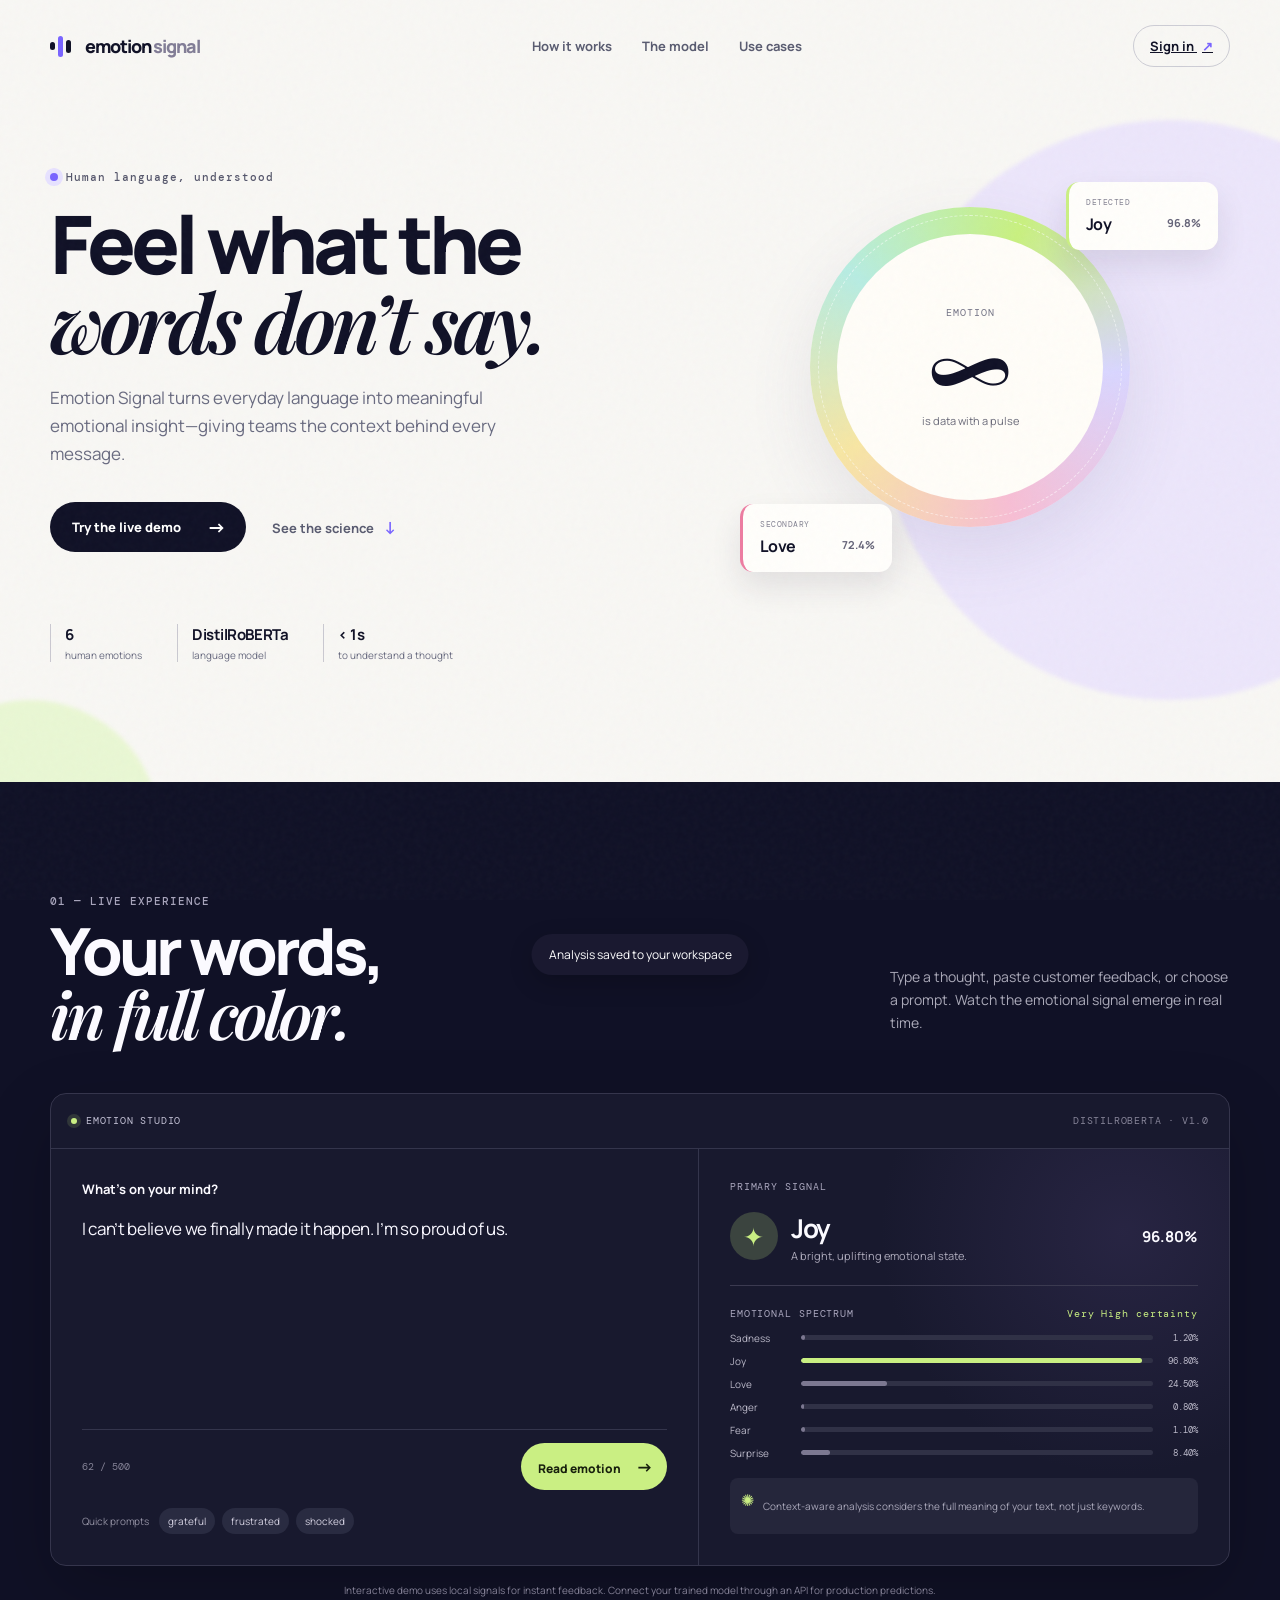
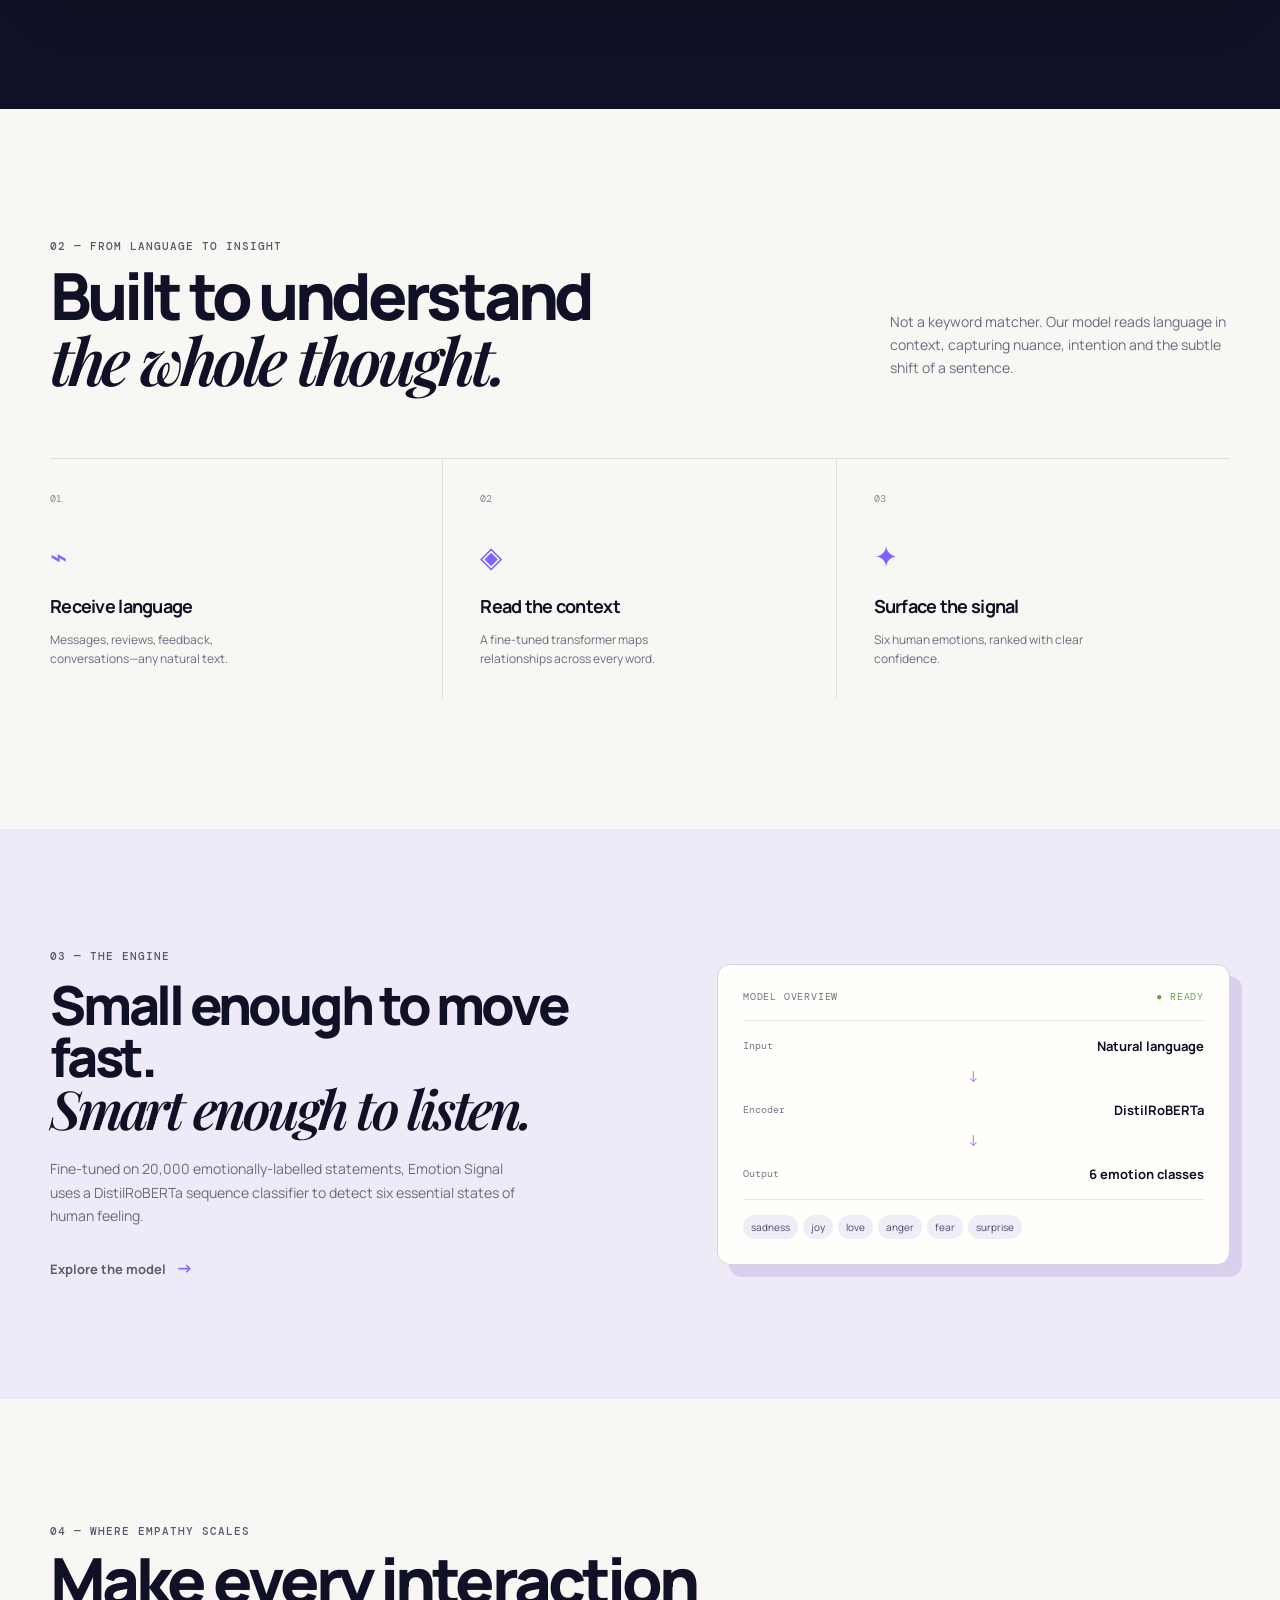
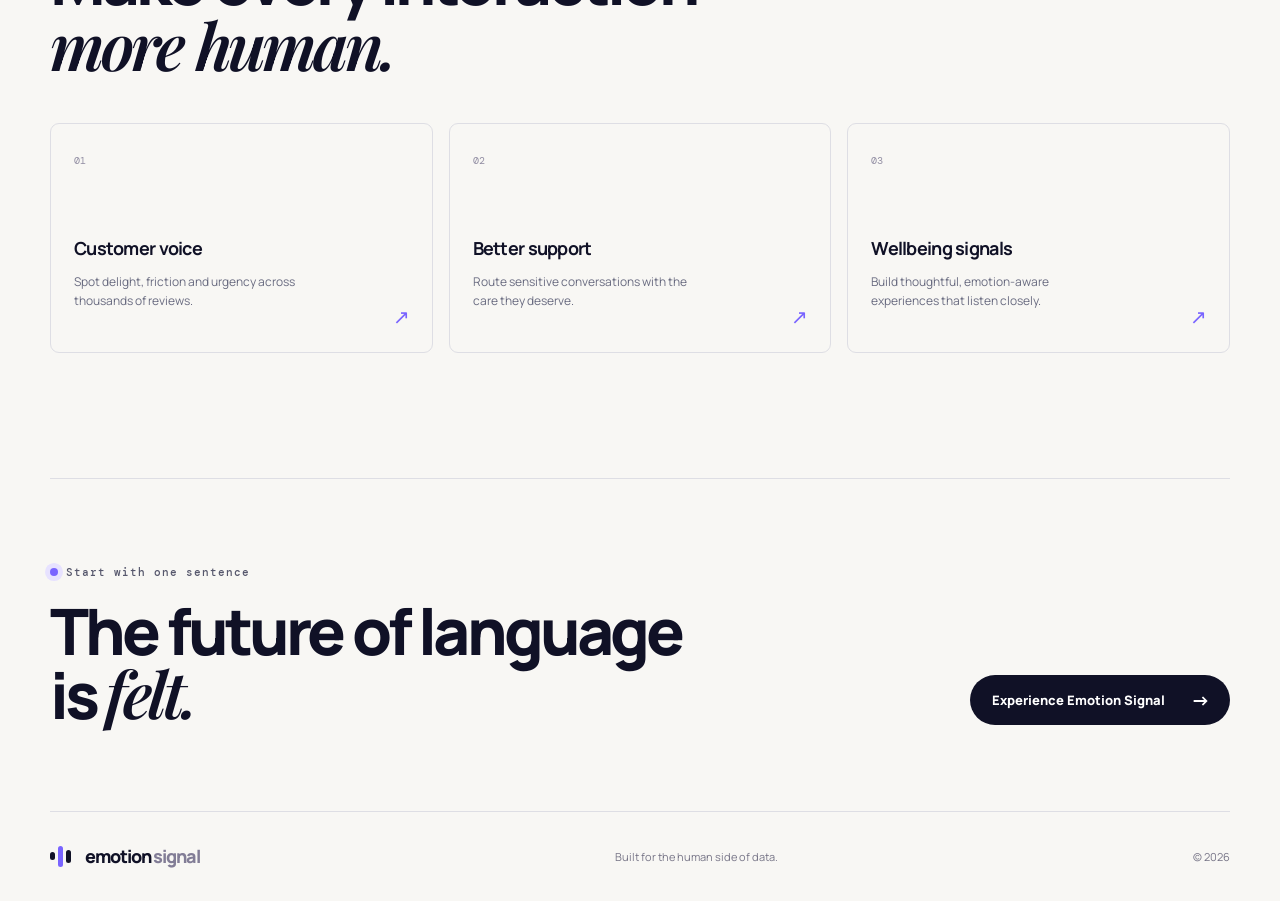
<file: index.html>
<!doctype html>
<html lang="en">
  <head>
    <meta charset="UTF-8" />
    <meta name="viewport" content="width=device-width, initial-scale=1.0" />
    <meta name="theme-color" content="#080a18" />
    <title>Emotion Signal — Read the feeling between the lines</title>
    <link rel="preconnect" href="https://fonts.googleapis.com" />
    <link rel="preconnect" href="https://fonts.gstatic.com" crossorigin />
    <link href="https://fonts.googleapis.com/css2?family=DM+Mono:wght@400;500&family=Manrope:wght@400;500;600;700;800&family=Playfair+Display:ital,wght@0,600;0,700;1,600&display=swap" rel="stylesheet" />
    <link rel="stylesheet" href="styles.css" />
  </head>
  <body>
    <div class="grain"></div>
    <div class="orb orb-one"></div><div class="orb orb-two"></div>
    <div class="toast" id="toast">Analysis saved to your workspace</div>

    <nav class="nav wrap">
      <a class="brand" href="#top" aria-label="Emotion Signal home"><span class="brand-mark"><i></i><i></i><i></i></span>emotion<span>signal</span></a>
      <div class="nav-links"><a href="#how">How it works</a><a href="#model">The model</a><a href="#impact">Use cases</a></div>
      <a class="ghost-button" href="login.html">Sign in <span>↗</span></a>
    </nav>

    <main id="top">
      <section class="hero wrap">
        <div class="eyebrow"><span class="pulse"></span> Human language, understood</div>
        <h1>Feel what the<br /><em>words don’t say.</em></h1>
        <p class="hero-copy">Emotion Signal turns everyday language into meaningful emotional insight—giving teams the context behind every message.</p>
        <div class="hero-actions"><a class="primary-button" href="studio.html">Try the live demo <span>→</span></a><a class="text-link" href="#how">See the science <span>↓</span></a></div>
        <div class="hero-metrics"><div><strong>6</strong><span>human emotions</span></div><div><strong>DistilRoBERTa</strong><span>language model</span></div><div><strong>&lt; 1s</strong><span>to understand a thought</span></div></div>
        <div class="hero-art" aria-hidden="true">
          <div class="signal-line"><span></span><span></span><span></span><span></span><span></span><span></span></div>
          <div class="floating-card card-joy"><small>DETECTED</small><strong>Joy</strong><b>96.8%</b></div>
          <div class="floating-card card-love"><small>SECONDARY</small><strong>Love</strong><b>72.4%</b></div>
          <div class="hero-ring"><div><span>EMOTION</span><strong>∞</strong><small>is data with a pulse</small></div></div>
        </div>
      </section>

      <section class="studio-section" id="studio">
        <div class="wrap">
          <div class="section-kicker">01 — LIVE EXPERIENCE</div>
          <div class="section-heading"><h2>Your words,<br /><em>in full color.</em></h2><p>Type a thought, paste customer feedback, or choose a prompt. Watch the emotional signal emerge in real time.</p></div>
          <div class="studio-shell">
            <div class="studio-top"><span class="live-dot"></span><span>EMOTION STUDIO</span><span class="studio-model">DISTILROBERTA · V1.0</span></div>
            <div class="studio-grid">
              <div class="input-panel">
                <label for="emotionInput">What’s on your mind?</label>
                <textarea id="emotionInput" maxlength="500" placeholder="Try: I can’t believe we finally made it happen. I’m so proud of us.">I can’t believe we finally made it happen. I’m so proud of us.</textarea>
                <div class="input-footer"><span id="charCount">66 / 500</span><button class="analyze-button" id="analyzeButton">Read emotion <span>→</span></button></div>
                <div class="examples"><span>Quick prompts</span><button data-example="I feel so grateful to have you in my life.">grateful</button><button data-example="This is beyond frustrating. Nothing works.">frustrated</button><button data-example="I never saw that coming. What just happened?">shocked</button></div>
              </div>
              <div class="result-panel" id="resultPanel">
                <div class="result-empty"><div class="radar"><span></span><span></span><span></span></div><p>Listening for the feeling<br />behind your words.</p></div>
                <div class="result-content" id="resultContent">
                  <div class="result-label">PRIMARY SIGNAL</div>
                  <div class="primary-result"><div class="emotion-icon" id="emotionIcon">✦</div><div><h3 id="primaryEmotion">Joy</h3><p id="emotionDescription">A bright, uplifting emotional state.</p></div><strong id="confidence">96.8%</strong></div>
                  <div class="meter-head"><span>EMOTIONAL SPECTRUM</span><span id="certainty">High certainty</span></div>
                  <div class="spectrum" id="spectrum"></div>
                  <div class="model-note"><span>✺</span><p>Context-aware analysis considers the full meaning of your text, not just keywords.</p></div>
                </div>
              </div>
            </div>
          </div>
          <p class="demo-disclaimer">Interactive demo uses local signals for instant feedback. Connect your trained model through an API for production predictions.</p>
        </div>
      </section>

      <section class="how wrap" id="how">
        <div class="section-kicker">02 — FROM LANGUAGE TO INSIGHT</div>
        <div class="section-heading"><h2>Built to understand<br /><em>the whole thought.</em></h2><p>Not a keyword matcher. Our model reads language in context, capturing nuance, intention and the subtle shift of a sentence.</p></div>
        <div class="flow">
          <article><span class="flow-num">01</span><div class="flow-icon">⌁</div><h3>Receive language</h3><p>Messages, reviews, feedback, conversations—any natural text.</p></article>
          <article><span class="flow-num">02</span><div class="flow-icon">◈</div><h3>Read the context</h3><p>A fine-tuned transformer maps relationships across every word.</p></article>
          <article><span class="flow-num">03</span><div class="flow-icon">✦</div><h3>Surface the signal</h3><p>Six human emotions, ranked with clear confidence.</p></article>
        </div>
      </section>

      <section class="model-section" id="model"><div class="wrap model-grid">
        <div><div class="section-kicker">03 — THE ENGINE</div><h2>Small enough to move fast.<br /><em>Smart enough to listen.</em></h2><p>Fine-tuned on 20,000 emotionally-labelled statements, Emotion Signal uses a DistilRoBERTa sequence classifier to detect six essential states of human feeling.</p><a class="text-link" href="studio.html">Explore the model <span>→</span></a></div>
        <div class="architecture-card"><div class="arch-title"><span>MODEL OVERVIEW</span><span class="status">● READY</span></div><div class="arch-row"><span>Input</span><b>Natural language</b></div><div class="arch-arrow">↓</div><div class="arch-row"><span>Encoder</span><b>DistilRoBERTa</b></div><div class="arch-arrow">↓</div><div class="arch-row"><span>Output</span><b>6 emotion classes</b></div><div class="classes"><span>sadness</span><span>joy</span><span>love</span><span>anger</span><span>fear</span><span>surprise</span></div></div>
      </div></section>

      <section class="impact wrap" id="impact"><div class="section-kicker">04 — WHERE EMPATHY SCALES</div><div class="section-heading"><h2>Make every interaction<br /><em>more human.</em></h2></div><div class="use-grid"><article><span>01</span><h3>Customer voice</h3><p>Spot delight, friction and urgency across thousands of reviews.</p><i>↗</i></article><article><span>02</span><h3>Better support</h3><p>Route sensitive conversations with the care they deserve.</p><i>↗</i></article><article><span>03</span><h3>Wellbeing signals</h3><p>Build thoughtful, emotion-aware experiences that listen closely.</p><i>↗</i></article></div></section>
      <section class="closing wrap"><div><span class="eyebrow"><span class="pulse"></span> Start with one sentence</span><h2>The future of language<br />is <em>felt.</em></h2></div><a class="primary-button" href="studio.html">Experience Emotion Signal <span>→</span></a></section>
    </main>
    <footer class="wrap"><a class="brand" href="#top"><span class="brand-mark"><i></i><i></i><i></i></span>emotion<span>signal</span></a><span>Built for the human side of data.</span><span>© 2026</span></footer>

    <div class="modal-overlay" id="modal"><div class="modal"><button class="modal-close" id="closeModal">×</button><div class="eyebrow"><span class="pulse"></span> WELCOME BACK</div><h2>Continue the<br /><em>conversation.</em></h2><p>Your workspace keeps emotional insight close at hand.</p><form id="loginForm"><label>Email address<input type="email" placeholder="you@company.com" required /></label><label>Password<input type="password" placeholder="••••••••" required /></label><button class="primary-button" type="submit">Sign in to workspace <span>→</span></button></form><small>Demo access — any email and password will work.</small></div></div>
    <script src="script.js"></script>
  </body>
</html>
</file>
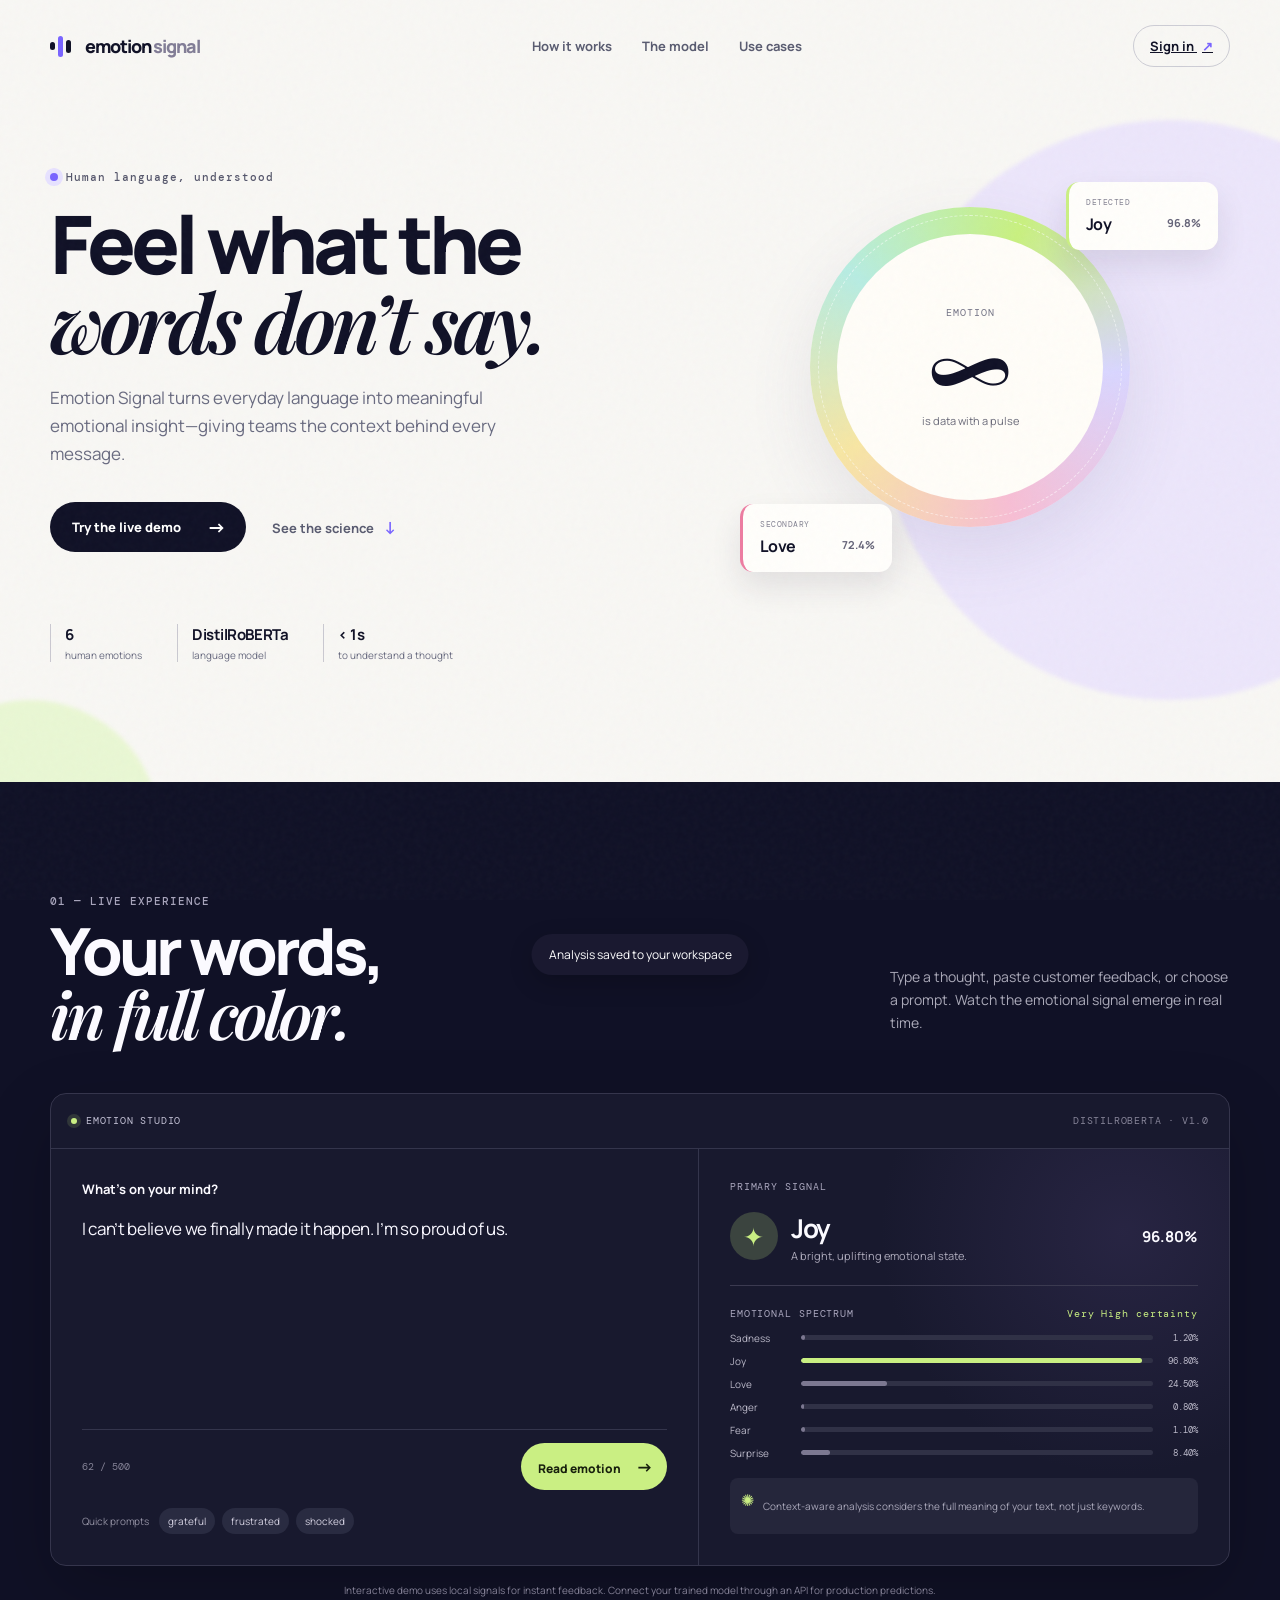
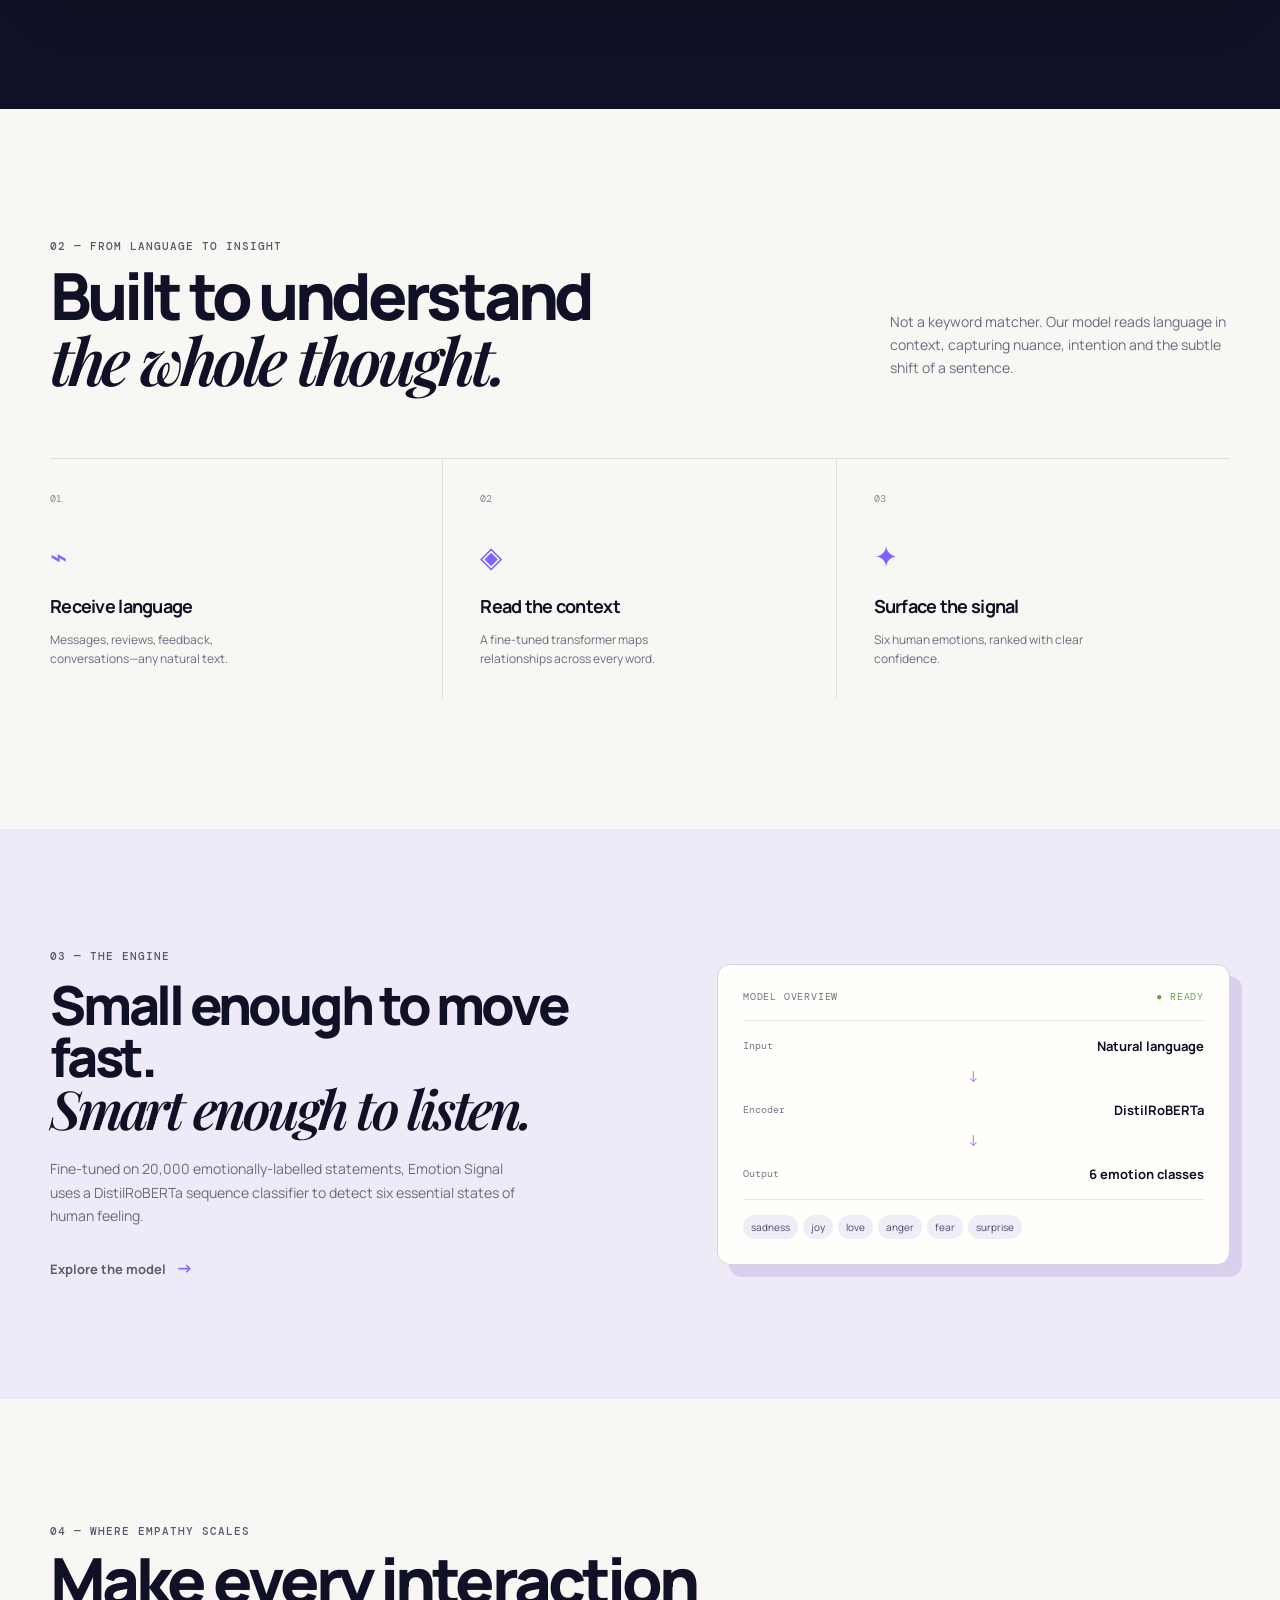
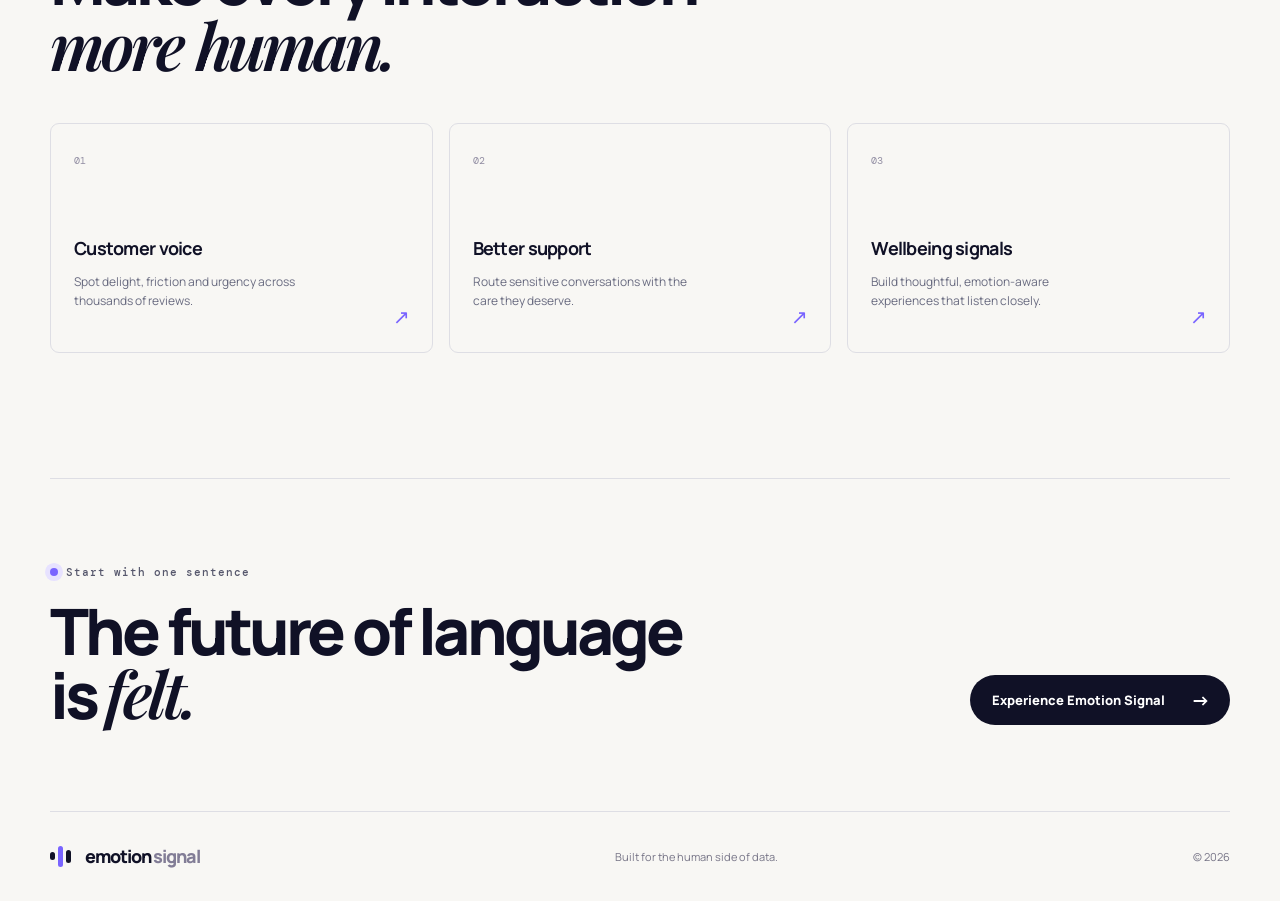
<file: frontend (backup)/index.html>
<!doctype html>
<html lang="en">
  <head>
    <meta charset="UTF-8" />
    <meta name="viewport" content="width=device-width, initial-scale=1.0" />
    <meta name="theme-color" content="#080a18" />
    <title>Emotion Signal — Read the feeling between the lines</title>
    <link rel="preconnect" href="https://fonts.googleapis.com" />
    <link rel="preconnect" href="https://fonts.gstatic.com" crossorigin />
    <link href="https://fonts.googleapis.com/css2?family=DM+Mono:wght@400;500&family=Manrope:wght@400;500;600;700;800&family=Playfair+Display:ital,wght@0,600;0,700;1,600&display=swap" rel="stylesheet" />
    <link rel="stylesheet" href="styles.css" />
  </head>
  <body>
    <div class="grain"></div>
    <div class="orb orb-one"></div><div class="orb orb-two"></div>
    <div class="toast" id="toast">Analysis saved to your workspace</div>

    <nav class="nav wrap">
      <a class="brand" href="#top" aria-label="Emotion Signal home"><span class="brand-mark"><i></i><i></i><i></i></span>emotion<span>signal</span></a>
      <div class="nav-links"><a href="#how">How it works</a><a href="#model">The model</a><a href="#impact">Use cases</a></div>
      <a class="ghost-button" href="login.html">Sign in <span>↗</span></a>
    </nav>

    <main id="top">
      <section class="hero wrap">
        <div class="eyebrow"><span class="pulse"></span> Human language, understood</div>
        <h1>Feel what the<br /><em>words don’t say.</em></h1>
        <p class="hero-copy">Emotion Signal turns everyday language into meaningful emotional insight—giving teams the context behind every message.</p>
        <div class="hero-actions"><a class="primary-button" href="studio.html">Try the live demo <span>→</span></a><a class="text-link" href="#how">See the science <span>↓</span></a></div>
        <div class="hero-metrics"><div><strong>6</strong><span>human emotions</span></div><div><strong>DistilRoBERTa</strong><span>language model</span></div><div><strong>&lt; 1s</strong><span>to understand a thought</span></div></div>
        <div class="hero-art" aria-hidden="true">
          <div class="signal-line"><span></span><span></span><span></span><span></span><span></span><span></span></div>
          <div class="floating-card card-joy"><small>DETECTED</small><strong>Joy</strong><b>96.8%</b></div>
          <div class="floating-card card-love"><small>SECONDARY</small><strong>Love</strong><b>72.4%</b></div>
          <div class="hero-ring"><div><span>EMOTION</span><strong>∞</strong><small>is data with a pulse</small></div></div>
        </div>
      </section>

      <section class="studio-section" id="studio">
        <div class="wrap">
          <div class="section-kicker">01 — LIVE EXPERIENCE</div>
          <div class="section-heading"><h2>Your words,<br /><em>in full color.</em></h2><p>Type a thought, paste customer feedback, or choose a prompt. Watch the emotional signal emerge in real time.</p></div>
          <div class="studio-shell">
            <div class="studio-top"><span class="live-dot"></span><span>EMOTION STUDIO</span><span class="studio-model">DISTILROBERTA · V1.0</span></div>
            <div class="studio-grid">
              <div class="input-panel">
                <label for="emotionInput">What’s on your mind?</label>
                <textarea id="emotionInput" maxlength="500" placeholder="Try: I can’t believe we finally made it happen. I’m so proud of us.">I can’t believe we finally made it happen. I’m so proud of us.</textarea>
                <div class="input-footer"><span id="charCount">66 / 500</span><button class="analyze-button" id="analyzeButton">Read emotion <span>→</span></button></div>
                <div class="examples"><span>Quick prompts</span><button data-example="I feel so grateful to have you in my life.">grateful</button><button data-example="This is beyond frustrating. Nothing works.">frustrated</button><button data-example="I never saw that coming. What just happened?">shocked</button></div>
              </div>
              <div class="result-panel" id="resultPanel">
                <div class="result-empty"><div class="radar"><span></span><span></span><span></span></div><p>Listening for the feeling<br />behind your words.</p></div>
                <div class="result-content" id="resultContent">
                  <div class="result-label">PRIMARY SIGNAL</div>
                  <div class="primary-result"><div class="emotion-icon" id="emotionIcon">✦</div><div><h3 id="primaryEmotion">Joy</h3><p id="emotionDescription">A bright, uplifting emotional state.</p></div><strong id="confidence">96.8%</strong></div>
                  <div class="meter-head"><span>EMOTIONAL SPECTRUM</span><span id="certainty">High certainty</span></div>
                  <div class="spectrum" id="spectrum"></div>
                  <div class="model-note"><span>✺</span><p>Context-aware analysis considers the full meaning of your text, not just keywords.</p></div>
                </div>
              </div>
            </div>
          </div>
          <p class="demo-disclaimer">Interactive demo uses local signals for instant feedback. Connect your trained model through an API for production predictions.</p>
        </div>
      </section>

      <section class="how wrap" id="how">
        <div class="section-kicker">02 — FROM LANGUAGE TO INSIGHT</div>
        <div class="section-heading"><h2>Built to understand<br /><em>the whole thought.</em></h2><p>Not a keyword matcher. Our model reads language in context, capturing nuance, intention and the subtle shift of a sentence.</p></div>
        <div class="flow">
          <article><span class="flow-num">01</span><div class="flow-icon">⌁</div><h3>Receive language</h3><p>Messages, reviews, feedback, conversations—any natural text.</p></article>
          <article><span class="flow-num">02</span><div class="flow-icon">◈</div><h3>Read the context</h3><p>A fine-tuned transformer maps relationships across every word.</p></article>
          <article><span class="flow-num">03</span><div class="flow-icon">✦</div><h3>Surface the signal</h3><p>Six human emotions, ranked with clear confidence.</p></article>
        </div>
      </section>

      <section class="model-section" id="model"><div class="wrap model-grid">
        <div><div class="section-kicker">03 — THE ENGINE</div><h2>Small enough to move fast.<br /><em>Smart enough to listen.</em></h2><p>Fine-tuned on 20,000 emotionally-labelled statements, Emotion Signal uses a DistilRoBERTa sequence classifier to detect six essential states of human feeling.</p><a class="text-link" href="studio.html">Explore the model <span>→</span></a></div>
        <div class="architecture-card"><div class="arch-title"><span>MODEL OVERVIEW</span><span class="status">● READY</span></div><div class="arch-row"><span>Input</span><b>Natural language</b></div><div class="arch-arrow">↓</div><div class="arch-row"><span>Encoder</span><b>DistilRoBERTa</b></div><div class="arch-arrow">↓</div><div class="arch-row"><span>Output</span><b>6 emotion classes</b></div><div class="classes"><span>sadness</span><span>joy</span><span>love</span><span>anger</span><span>fear</span><span>surprise</span></div></div>
      </div></section>

      <section class="impact wrap" id="impact"><div class="section-kicker">04 — WHERE EMPATHY SCALES</div><div class="section-heading"><h2>Make every interaction<br /><em>more human.</em></h2></div><div class="use-grid"><article><span>01</span><h3>Customer voice</h3><p>Spot delight, friction and urgency across thousands of reviews.</p><i>↗</i></article><article><span>02</span><h3>Better support</h3><p>Route sensitive conversations with the care they deserve.</p><i>↗</i></article><article><span>03</span><h3>Wellbeing signals</h3><p>Build thoughtful, emotion-aware experiences that listen closely.</p><i>↗</i></article></div></section>
      <section class="closing wrap"><div><span class="eyebrow"><span class="pulse"></span> Start with one sentence</span><h2>The future of language<br />is <em>felt.</em></h2></div><a class="primary-button" href="studio.html">Experience Emotion Signal <span>→</span></a></section>
    </main>
    <footer class="wrap"><a class="brand" href="#top"><span class="brand-mark"><i></i><i></i><i></i></span>emotion<span>signal</span></a><span>Built for the human side of data.</span><span>© 2026</span></footer>

    <div class="modal-overlay" id="modal"><div class="modal"><button class="modal-close" id="closeModal">×</button><div class="eyebrow"><span class="pulse"></span> WELCOME BACK</div><h2>Continue the<br /><em>conversation.</em></h2><p>Your workspace keeps emotional insight close at hand.</p><form id="loginForm"><label>Email address<input type="email" placeholder="you@company.com" required /></label><label>Password<input type="password" placeholder="••••••••" required /></label><button class="primary-button" type="submit">Sign in to workspace <span>→</span></button></form><small>Demo access — any email and password will work.</small></div></div>
    <script src="app.js"></script>
  </body>
</html>
</file>
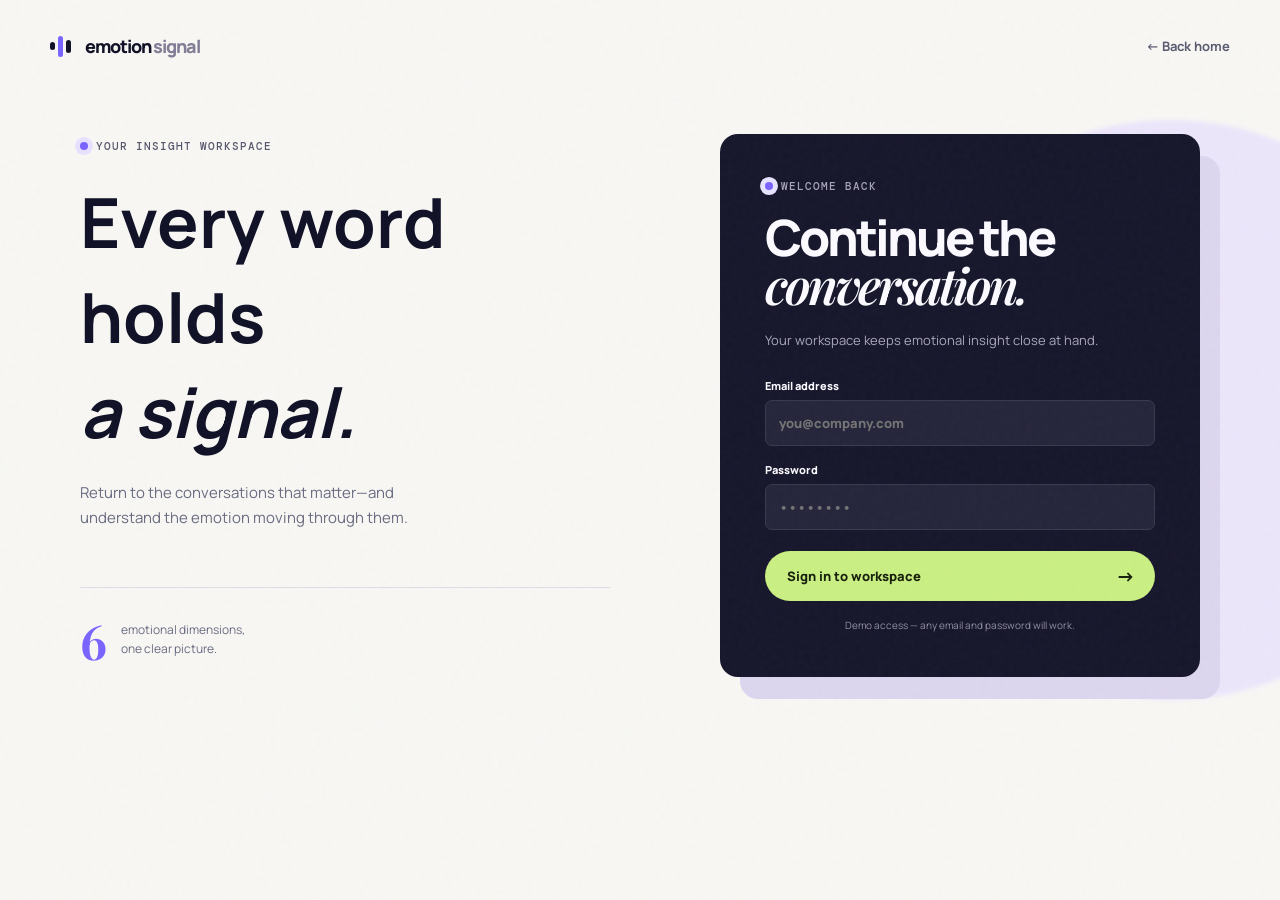
<file: login.html>
<!doctype html><html lang="en"><head><meta charset="UTF-8"/><meta name="viewport" content="width=device-width, initial-scale=1.0"/><title>Sign in — Emotion Signal</title><link rel="preconnect" href="https://fonts.googleapis.com"/><link rel="preconnect" href="https://fonts.gstatic.com" crossorigin/><link href="https://fonts.googleapis.com/css2?family=DM+Mono:wght@400;500&family=Manrope:wght@400;500;600;700;800&family=Playfair+Display:ital,wght@0,600;0,700;1,600&display=swap" rel="stylesheet"/><link rel="stylesheet" href="styles.css"/><link rel="stylesheet" href="pages.css"/></head><body class="login-page"><div class="grain"></div><div class="orb orb-one"></div><nav class="nav wrap"><a class="brand" href="index.html"><span class="brand-mark"><i></i><i></i><i></i></span>emotion<span>signal</span></a><a class="text-link" href="index.html">← Back home</a></nav><main class="auth-wrap"><section class="auth-copy"><div class="eyebrow"><span class="pulse"></span> YOUR INSIGHT WORKSPACE</div><h1>Every word holds<br/><em>a signal.</em></h1><p>Return to the conversations that matter—and understand the emotion moving through them.</p><div class="auth-stat"><b>6</b><span>emotional dimensions,<br/>one clear picture.</span></div></section><section class="auth-card"><div class="eyebrow"><span class="pulse"></span> WELCOME BACK</div><h2>Continue the<br/><em>conversation.</em></h2><p>Your workspace keeps emotional insight close at hand.</p><form id="loginForm"><label>Email address<input type="email" placeholder="you@company.com" required/></label><label>Password<input type="password" placeholder="••••••••" required/></label><button class="primary-button" type="submit">Sign in to workspace <span>→</span></button></form><small>Demo access — any email and password will work.</small></section></main><script>document.querySelector('#loginForm').onsubmit=e=>{e.preventDefault();window.location.href='studio.html'}</script></body></html>
</file>
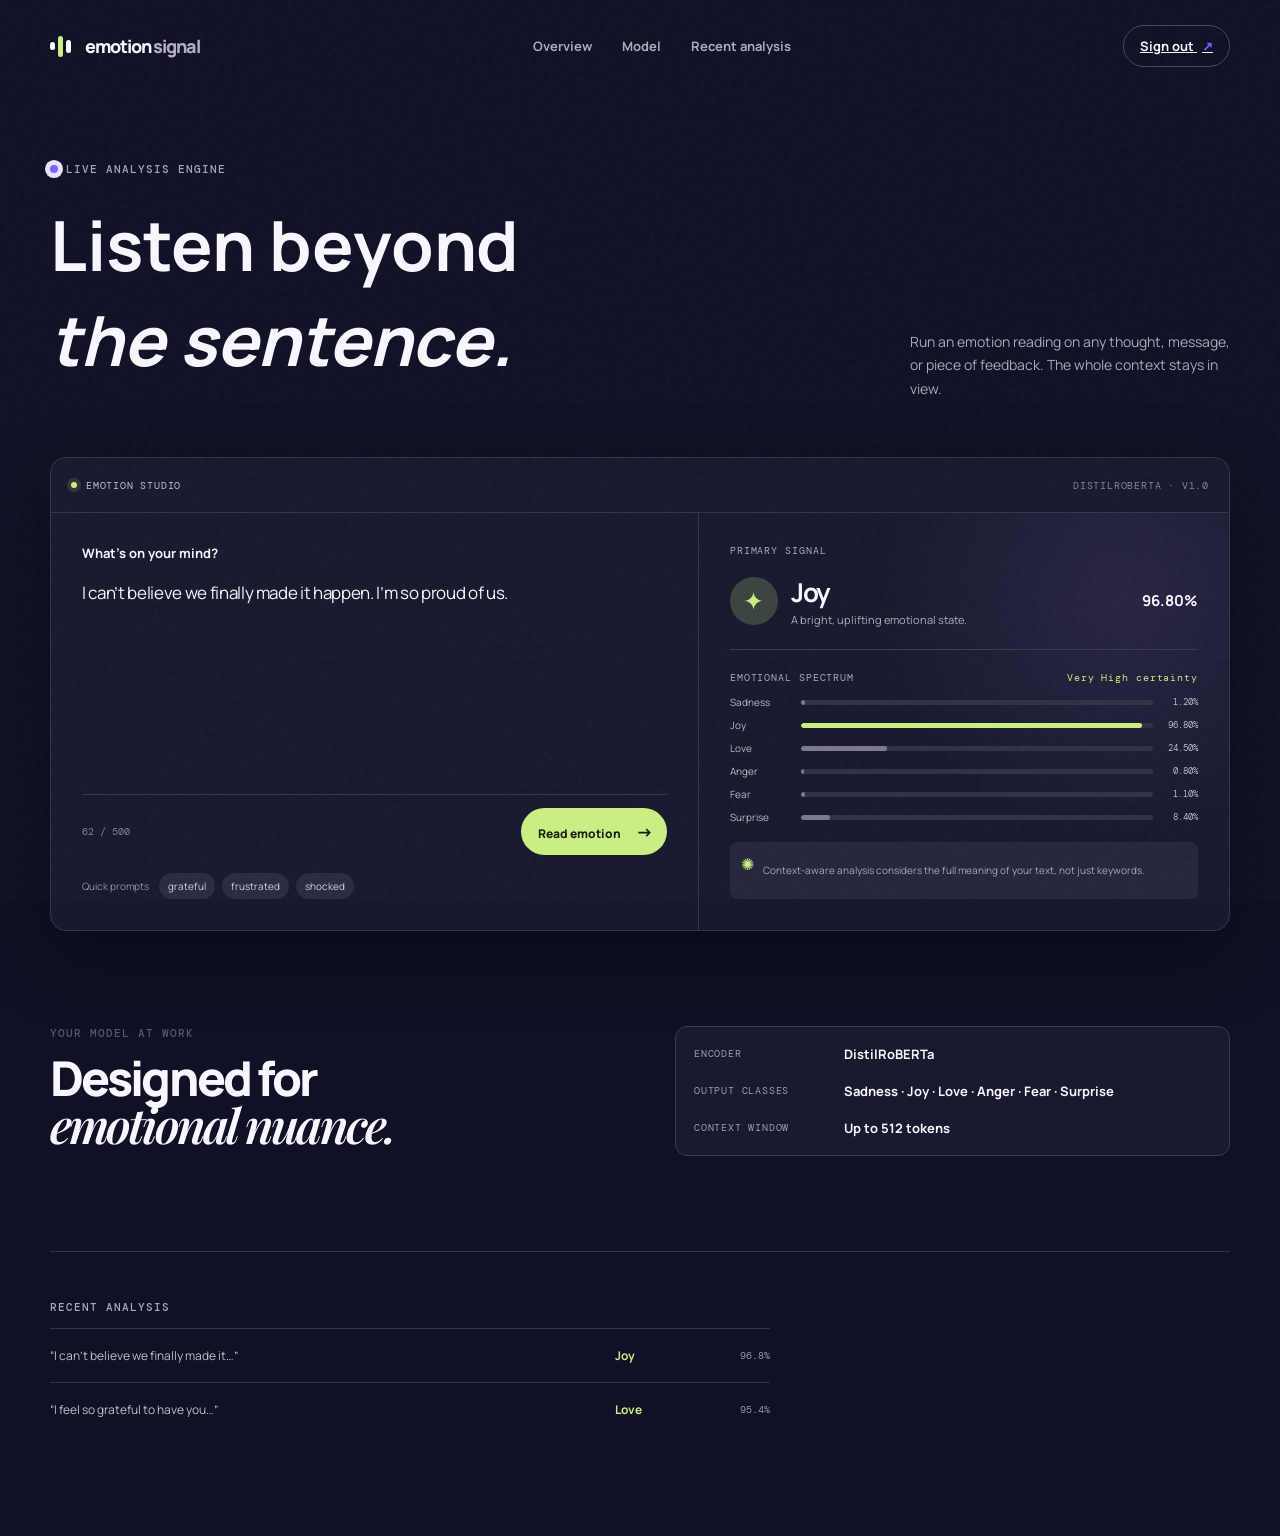
<file: studio.html>
<!doctype html><html lang="en"><head><meta charset="UTF-8"/><meta name="viewport" content="width=device-width, initial-scale=1.0"/><title>Emotion Studio — Emotion Signal</title><link rel="preconnect" href="https://fonts.googleapis.com"/><link rel="preconnect" href="https://fonts.gstatic.com" crossorigin/><link href="https://fonts.googleapis.com/css2?family=DM+Mono:wght@400;500&family=Manrope:wght@400;500;600;700;800&family=Playfair+Display:ital,wght@0,600;0,700;1,600&display=swap" rel="stylesheet"/><link rel="stylesheet" href="styles.css"/><link rel="stylesheet" href="pages.css"/></head><body class="studio-page"><div class="grain"></div><nav class="nav wrap"><a class="brand brand-light" href="index.html"><span class="brand-mark"><i></i><i></i><i></i></span>emotion<span>signal</span></a><div class="nav-links studio-nav"><a href="index.html">Overview</a><a href="#architecture">Model</a><a href="#history">Recent analysis</a></div><a class="ghost-button ghost-light" href="index.html">Sign out <span>↗</span></a></nav><main class="studio-page-main wrap"><div class="studio-intro"><div><div class="eyebrow"><span class="pulse"></span> LIVE ANALYSIS ENGINE</div><h1>Listen beyond<br/><em>the sentence.</em></h1></div><p>Run an emotion reading on any thought, message, or piece of feedback. The whole context stays in view.</p></div><section class="studio-shell studio-full"><div class="studio-top"><span class="live-dot"></span><span>EMOTION STUDIO</span><span class="studio-model">DISTILROBERTA · V1.0</span></div><div class="studio-grid"><div class="input-panel"><label for="emotionInput">What’s on your mind?</label><textarea id="emotionInput" maxlength="500">I can’t believe we finally made it happen. I’m so proud of us.</textarea><div class="input-footer"><span id="charCount">66 / 500</span><button class="analyze-button" id="analyzeButton">Read emotion <span>→</span></button></div><div class="examples"><span>Quick prompts</span><button data-example="I feel so grateful to have you in my life.">grateful</button><button data-example="This is beyond frustrating. Nothing works.">frustrated</button><button data-example="I never saw that coming. What just happened?">shocked</button></div></div><div class="result-panel"><div class="result-content"><div class="result-label">PRIMARY SIGNAL</div><div class="primary-result"><div class="emotion-icon" id="emotionIcon">✦</div><div><h3 id="primaryEmotion">Joy</h3><p id="emotionDescription">A bright, uplifting emotional state.</p></div><strong id="confidence">96.8%</strong></div><div class="meter-head"><span>EMOTIONAL SPECTRUM</span><span id="certainty">High certainty</span></div><div class="spectrum" id="spectrum"></div><div class="model-note"><span>✺</span><p>Context-aware analysis considers the full meaning of your text, not just keywords.</p></div></div></div></div></section><section class="studio-details" id="architecture"><div><div class="section-kicker">YOUR MODEL AT WORK</div><h2>Designed for<br/><em>emotional nuance.</em></h2></div><div class="detail-card"><span>ENCODER</span><b>DistilRoBERTa</b><span>OUTPUT CLASSES</span><b>Sadness · Joy · Love · Anger · Fear · Surprise</b><span>CONTEXT WINDOW</span><b>Up to 512 tokens</b></div></section><section class="recent" id="history"><div class="section-kicker">RECENT ANALYSIS</div><div class="recent-row"><span>“I can’t believe we finally made it…”</span><b>Joy</b><i>96.8%</i></div><div class="recent-row"><span>“I feel so grateful to have you…”</span><b>Love</b><i>95.4%</i></div></section></main><script src="script.js"></script></body></html>
</file>
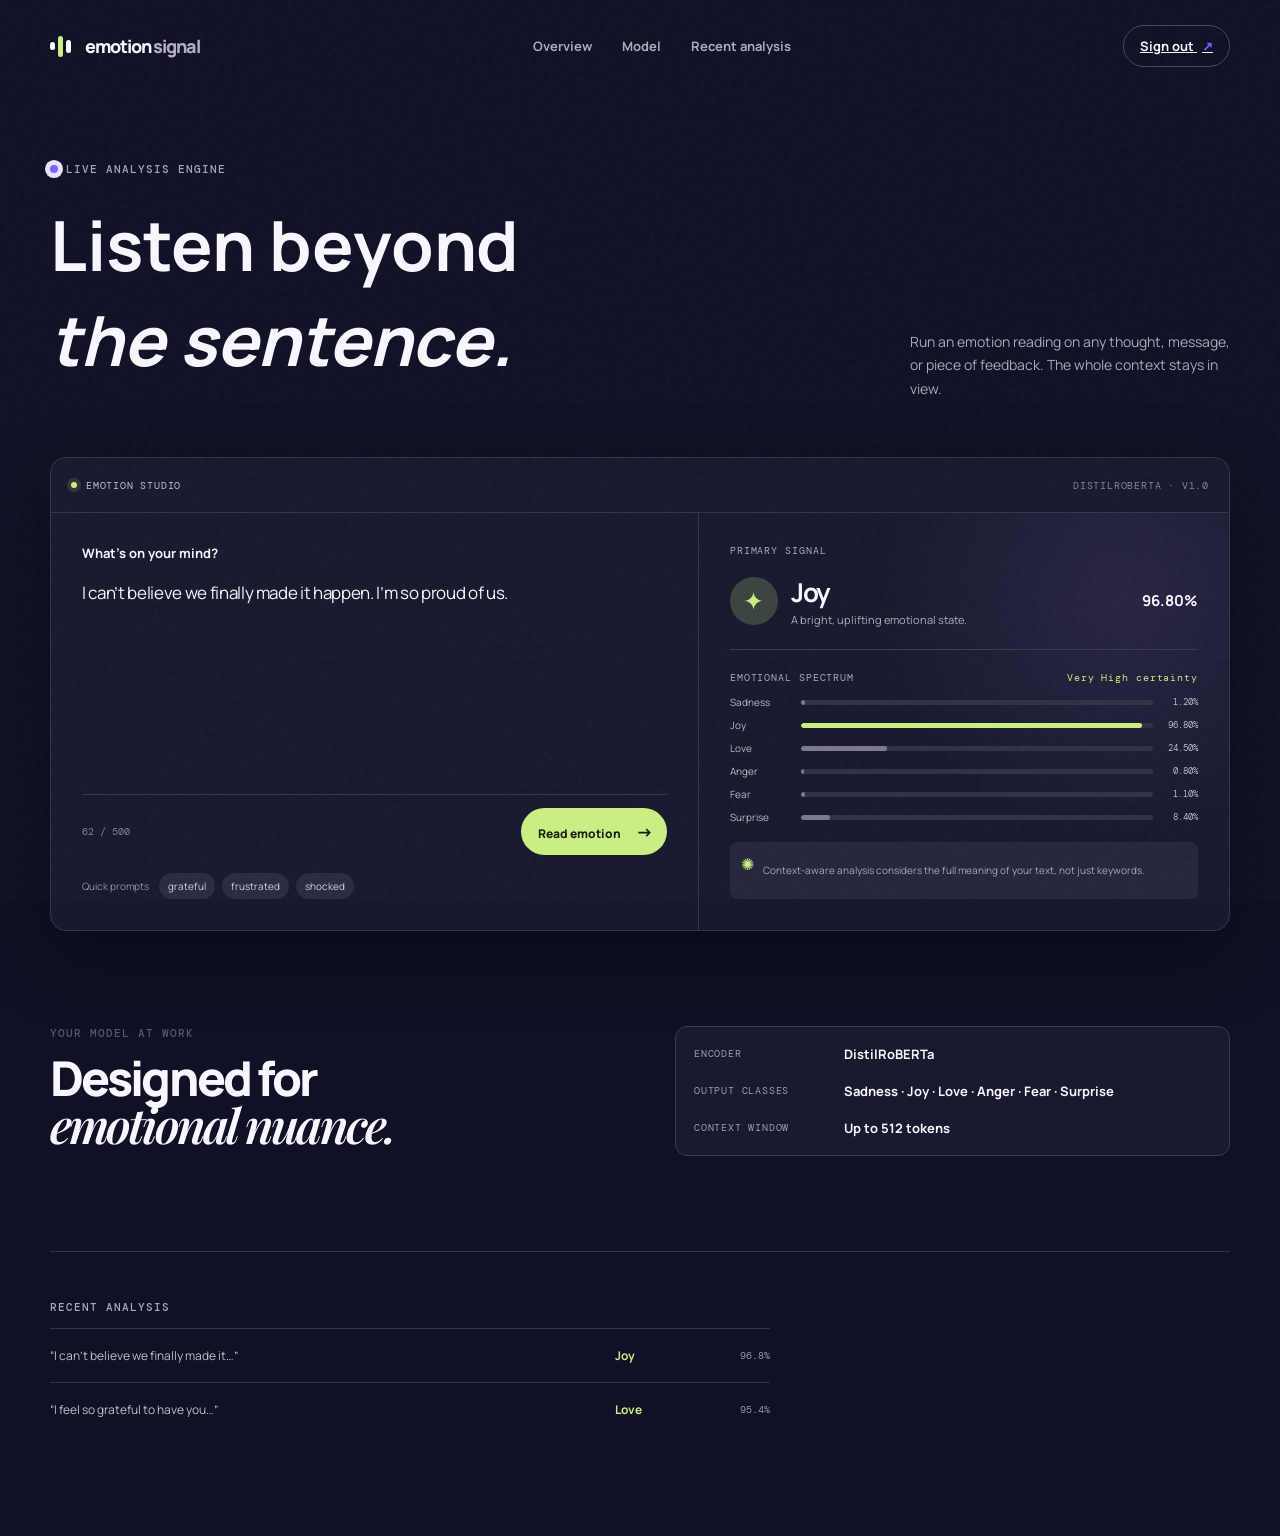
<file: frontend (backup)/studio.html>
<!doctype html><html lang="en"><head><meta charset="UTF-8"/><meta name="viewport" content="width=device-width, initial-scale=1.0"/><title>Emotion Studio — Emotion Signal</title><link rel="preconnect" href="https://fonts.googleapis.com"/><link rel="preconnect" href="https://fonts.gstatic.com" crossorigin/><link href="https://fonts.googleapis.com/css2?family=DM+Mono:wght@400;500&family=Manrope:wght@400;500;600;700;800&family=Playfair+Display:ital,wght@0,600;0,700;1,600&display=swap" rel="stylesheet"/><link rel="stylesheet" href="styles.css"/><link rel="stylesheet" href="pages.css"/></head><body class="studio-page"><div class="grain"></div><nav class="nav wrap"><a class="brand brand-light" href="index.html"><span class="brand-mark"><i></i><i></i><i></i></span>emotion<span>signal</span></a><div class="nav-links studio-nav"><a href="index.html">Overview</a><a href="#architecture">Model</a><a href="#history">Recent analysis</a></div><a class="ghost-button ghost-light" href="index.html">Sign out <span>↗</span></a></nav><main class="studio-page-main wrap"><div class="studio-intro"><div><div class="eyebrow"><span class="pulse"></span> LIVE ANALYSIS ENGINE</div><h1>Listen beyond<br/><em>the sentence.</em></h1></div><p>Run an emotion reading on any thought, message, or piece of feedback. The whole context stays in view.</p></div><section class="studio-shell studio-full"><div class="studio-top"><span class="live-dot"></span><span>EMOTION STUDIO</span><span class="studio-model">DISTILROBERTA · V1.0</span></div><div class="studio-grid"><div class="input-panel"><label for="emotionInput">What’s on your mind?</label><textarea id="emotionInput" maxlength="500">I can’t believe we finally made it happen. I’m so proud of us.</textarea><div class="input-footer"><span id="charCount">66 / 500</span><button class="analyze-button" id="analyzeButton">Read emotion <span>→</span></button></div><div class="examples"><span>Quick prompts</span><button data-example="I feel so grateful to have you in my life.">grateful</button><button data-example="This is beyond frustrating. Nothing works.">frustrated</button><button data-example="I never saw that coming. What just happened?">shocked</button></div></div><div class="result-panel"><div class="result-content"><div class="result-label">PRIMARY SIGNAL</div><div class="primary-result"><div class="emotion-icon" id="emotionIcon">✦</div><div><h3 id="primaryEmotion">Joy</h3><p id="emotionDescription">A bright, uplifting emotional state.</p></div><strong id="confidence">96.8%</strong></div><div class="meter-head"><span>EMOTIONAL SPECTRUM</span><span id="certainty">High certainty</span></div><div class="spectrum" id="spectrum"></div><div class="model-note"><span>✺</span><p>Context-aware analysis considers the full meaning of your text, not just keywords.</p></div></div></div></div></section><section class="studio-details" id="architecture"><div><div class="section-kicker">YOUR MODEL AT WORK</div><h2>Designed for<br/><em>emotional nuance.</em></h2></div><div class="detail-card"><span>ENCODER</span><b>DistilRoBERTa</b><span>OUTPUT CLASSES</span><b>Sadness · Joy · Love · Anger · Fear · Surprise</b><span>CONTEXT WINDOW</span><b>Up to 512 tokens</b></div></section><section class="recent" id="history"><div class="section-kicker">RECENT ANALYSIS</div><div class="recent-row"><span>“I can’t believe we finally made it…”</span><b>Joy</b><i>96.8%</i></div><div class="recent-row"><span>“I feel so grateful to have you…”</span><b>Love</b><i>95.4%</i></div></section></main><script src="app.js"></script></body></html>
</file>
<file: styles.css>
:root{--ink:#101126;--paper:#f8f7f4;--muted:#696b80;--purple:#7964ff;--pink:#ed7ca1;--lime:#caef83;--line:#dedee4}*{box-sizing:border-box}html{scroll-behavior:smooth}body{margin:0;background:var(--paper);color:var(--ink);font-family:Manrope,Arial,sans-serif;overflow-x:hidden}.wrap{width:min(1180px,calc(100% - 64px));margin:auto}.grain{position:fixed;inset:0;opacity:.035;pointer-events:none;z-index:10;background-image:url("data:image/svg+xml,%3Csvg viewBox='0 0 180 180' xmlns='http://www.w3.org/2000/svg'%3E%3Cfilter id='n'%3E%3CfeTurbulence type='fractalNoise' baseFrequency='.9' numOctaves='4' stitchTiles='stitch'/%3E%3C/filter%3E%3Crect width='100%25' height='100%25' filter='url(%23n)' opacity='.8'/%3E%3C/svg%3E")}.orb{position:absolute;border-radius:100%;filter:blur(2px);z-index:-1}.orb-one{height:580px;width:580px;background:#e6ddff;right:-180px;top:120px;opacity:.65}.orb-two{height:260px;width:260px;background:#d9f7ae;left:-100px;top:700px;opacity:.45}.nav{height:92px;display:flex;align-items:center;justify-content:space-between}.brand{color:var(--ink);text-decoration:none;font-weight:800;font-size:18px;letter-spacing:-1px;display:flex;align-items:center;gap:2px}.brand>span:not(.brand-mark){color:#827d96}.brand-mark{height:22px;width:27px;display:inline-flex;align-items:center;gap:3px;margin-right:6px}.brand-mark i{display:block;width:5px;border-radius:5px;background:var(--ink)}.brand-mark i:nth-child(1){height:8px}.brand-mark i:nth-child(2){height:21px;background:var(--purple)}.brand-mark i:nth-child(3){height:13px}.nav-links{display:flex;gap:30px}.nav-links a,.text-link{font-size:13px;font-weight:700;color:#595b70;text-decoration:none}.nav-links a:hover,.text-link:hover{color:var(--purple)}button{font:inherit;border:0;cursor:pointer}.ghost-button{padding:11px 16px;background:transparent;border:1px solid #cdcdd5;border-radius:99px;font-size:13px;font-weight:700;color:var(--ink)}.ghost-button span{margin-left:5px;color:var(--purple)}.hero{position:relative;padding:78px 0 108px;min-height:690px}.eyebrow,.section-kicker{font-family:'DM Mono',monospace;font-size:11px;letter-spacing:.09em;font-weight:500;color:#56576c}.eyebrow{display:flex;align-items:center;gap:8px}.pulse,.live-dot{height:8px;width:8px;border-radius:50%;background:var(--purple);display:inline-block;box-shadow:0 0 0 5px #e7e2ff}.hero h1,h2{letter-spacing:-.06em;line-height:.96;font-size:clamp(51px,6.3vw,84px);margin:21px 0 21px;font-weight:800;max-width:720px}.hero h1 em,h2 em{font-family:'Playfair Display',serif;font-weight:600}.hero-copy{font-size:17px;line-height:1.65;color:var(--muted);max-width:505px}.hero-actions{display:flex;align-items:center;gap:26px;margin-top:34px}.primary-button{background:var(--ink);color:#fff;text-decoration:none;display:inline-flex;align-items:center;gap:26px;border-radius:99px;padding:16px 20px 16px 22px;font-size:13px;font-weight:800;transition:transform .2s,background .2s}.primary-button:hover{transform:translateY(-3px);background:#302a5c}.primary-button span{font-size:19px;line-height:10px}.text-link span{margin-left:7px;color:var(--purple);font-size:17px}.hero-metrics{display:flex;gap:35px;margin-top:72px}.hero-metrics div{border-left:1px solid #cac9d1;padding-left:14px;display:flex;flex-direction:column;gap:3px}.hero-metrics strong{font-size:15px;letter-spacing:-.03em}.hero-metrics span{font-size:10px;color:var(--muted)}.hero-art{position:absolute;width:490px;height:480px;right:0;top:45px}.hero-ring{height:320px;width:320px;border-radius:50%;position:absolute;top:70px;left:70px;background:conic-gradient(from 20deg,#c9f080,#d9d6ff,#f7bed4,#f7e6a3,#b7ece2,#c9f080);padding:27px;box-shadow:0 26px 65px #625c821f;animation:float 6s ease-in-out infinite}.hero-ring:before{content:"";position:absolute;inset:8px;border:1px dashed #fff8;border-radius:50%}.hero-ring>div{height:100%;width:100%;border-radius:50%;background:#fffdf8;display:flex;flex-direction:column;justify-content:center;align-items:center;position:relative}.hero-ring span{font-family:'DM Mono';font-size:10px;color:#747486;letter-spacing:.1em}.hero-ring strong{font-family:'Playfair Display';font-size:104px;line-height:.9;font-weight:600}.hero-ring small{font-size:11px;color:#6a6a79}.floating-card{position:absolute;background:#fffefb;padding:15px 17px;border-radius:13px;box-shadow:0 15px 30px #26213b1a;z-index:2;display:grid;grid-template-columns:1fr auto;min-width:152px}.floating-card small{grid-column:1/-1;color:#858494;font-family:'DM Mono';font-size:8px;letter-spacing:.07em}.floating-card strong{font-size:16px;letter-spacing:-.04em;margin-top:6px}.floating-card b{font-size:11px;margin-top:8px;color:#666579}.card-joy{top:45px;right:12px;border-left:3px solid var(--lime);animation:float 5s ease-in-out 1s infinite}.card-love{bottom:45px;left:0;border-left:3px solid var(--pink);animation:float 5.5s ease-in-out .5s infinite}.signal-line{position:absolute;width:100%;top:242px;display:flex;align-items:center;justify-content:center;gap:8px;transform:rotate(-10deg)}.signal-line:before,.signal-line:after{content:"";height:1px;background:#a9a4bf;width:70px}.signal-line span{display:block;width:3px;border-radius:4px;background:#8876f7}.signal-line span:nth-child(1){height:18px}.signal-line span:nth-child(2){height:48px}.signal-line span:nth-child(3){height:26px}.signal-line span:nth-child(4){height:65px}.signal-line span:nth-child(5){height:34px}.signal-line span:nth-child(6){height:16px}@keyframes float{50%{transform:translateY(-12px)}}.studio-section{background:var(--ink);color:#fbfaff;padding:112px 0}.studio-section .section-kicker{color:#a7a4bb}.section-heading{display:flex;justify-content:space-between;align-items:flex-end;gap:40px;margin-bottom:45px}.section-heading h2{font-size:clamp(41px,5.2vw,65px);margin:12px 0 0}.section-heading p{font-size:14px;color:#abaaB9;line-height:1.65;max-width:340px}.studio-shell{border:1px solid #35354c;background:#18192e;border-radius:16px;overflow:hidden;box-shadow:0 25px 70px #0003}.studio-top{height:55px;border-bottom:1px solid #34354c;display:flex;align-items:center;padding:0 20px;gap:9px;font-family:'DM Mono';font-size:10px;letter-spacing:.08em;color:#c2c0d4}.live-dot{height:6px;width:6px;background:var(--lime);box-shadow:0 0 0 4px #caef8322}.studio-model{margin-left:auto;color:#868498}.studio-grid{display:grid;grid-template-columns:1.1fr .9fr;min-height:355px}.input-panel{padding:31px;border-right:1px solid #34354c;display:flex;flex-direction:column}.input-panel label{font-size:13px;font-weight:700}.input-panel textarea{font-family:Manrope;font-size:17px;line-height:1.55;letter-spacing:-.02em;resize:none;background:transparent;color:#f8f7ff;border:0;outline:none;flex:1;padding:18px 0;min-height:180px}.input-panel textarea::placeholder{color:#6e6c81}.input-footer{display:flex;justify-content:space-between;align-items:center;border-top:1px solid #34354c;padding-top:13px}.input-footer>span{font-family:'DM Mono';font-size:10px;color:#838195}.analyze-button{background:var(--lime);border-radius:99px;padding:12px 14px 12px 17px;font-weight:800;color:#18200d;font-size:12px}.analyze-button span{font-size:17px;margin-left:13px}.examples{display:flex;gap:7px;align-items:center;margin-top:18px}.examples span{font-size:10px;color:#9290a2;margin-right:3px}.examples button{font-size:10px;background:#292b41;color:#d2cfdf;padding:6px 9px;border-radius:20px}.result-panel{padding:31px;position:relative;background:radial-gradient(circle at 80% 20%,#37305780,transparent 45%)}.result-content{display:block}.result-label,.meter-head{font-family:'DM Mono';font-size:10px;letter-spacing:.09em;color:#aaa7be}.primary-result{display:flex;align-items:center;gap:13px;border-bottom:1px solid #3b3a50;padding:17px 0 22px}.emotion-icon{display:grid;place-items:center;width:48px;height:48px;border-radius:50%;background:#e9d8ff;color:#5a3fc7;font-size:25px}.primary-result h3{font-size:26px;letter-spacing:-.05em;margin:0}.primary-result p{color:#afacbd;font-size:11px;margin:2px 0 0}.primary-result>strong{margin-left:auto;font-size:15px}.meter-head{display:flex;justify-content:space-between;margin:21px 0 11px}.meter-head span:last-child{color:#c9ef82}.spectrum{display:flex;flex-direction:column;gap:9px}.emotion-bar{display:grid;grid-template-columns:62px 1fr 36px;align-items:center;gap:9px;font-size:10px;color:#bbb9c9}.bar-track{height:5px;background:#303146;border-radius:9px;overflow:hidden}.bar-fill{height:100%;border-radius:9px;transition:width .7s ease}.emotion-bar b{text-align:right;font-family:'DM Mono';font-size:9px;font-weight:400}.model-note{display:flex;gap:9px;padding:11px;margin-top:18px;border-radius:8px;background:#25263b;color:#a9a7b9;font-size:10px;line-height:1.45}.model-note span{color:var(--lime);font-size:16px}.result-empty{display:none;text-align:center;color:#a4a2b7;height:100%;place-content:center}.radar{height:70px;width:70px;margin:auto auto 14px;border:1px solid #74718c;border-radius:50%;position:relative}.radar:before,.radar:after,.radar span{content:"";position:absolute;inset:14px;border:1px solid #74718c;border-radius:50%}.radar:after{inset:28px;background:var(--lime);border:0}.demo-disclaimer{font-size:10px;color:#858297;text-align:center;margin:17px 0 0}.how{padding:130px 0}.how .section-heading p{color:var(--muted)}.flow{display:grid;grid-template-columns:repeat(3,1fr);border-top:1px solid var(--line);margin-top:65px}.flow article{padding:26px 38px 0 0;min-height:240px;border-right:1px solid var(--line);position:relative}.flow article:not(:first-child){padding-left:37px}.flow article:last-child{border:0}.flow-num{font-family:'DM Mono';font-size:10px;color:#898897}.flow-icon{font-size:29px;color:var(--purple);margin:29px 0 18px}.flow h3,.use-grid h3{letter-spacing:-.04em;margin:0 0 8px;font-size:18px}.flow p,.use-grid p{font-size:12px;line-height:1.6;color:var(--muted);max-width:230px}.model-section{background:#eeeaf7;padding:120px 0}.model-grid{display:grid;grid-template-columns:1.05fr .95fr;gap:100px;align-items:center}.model-grid h2{font-size:clamp(39px,4.2vw,58px);margin-top:16px}.model-grid>div>p{color:var(--muted);font-size:14px;line-height:1.7;max-width:470px;margin-bottom:28px}.architecture-card{background:#fffefa;border:1px solid #d6d1e4;padding:25px;border-radius:13px;box-shadow:12px 12px 0 #d8d0ec}.arch-title{display:flex;justify-content:space-between;font-family:'DM Mono';font-size:10px;color:#737184;letter-spacing:.08em;border-bottom:1px solid #e6e4ea;padding-bottom:17px}.status{color:#62a348}.arch-row{padding:16px 0;display:flex;justify-content:space-between;align-items:center}.arch-row span{font-family:'DM Mono';font-size:10px;color:#797787}.arch-row b{font-size:13px}.arch-arrow{height:14px;text-align:center;color:#947bdf;font-size:15px;line-height:10px}.classes{border-top:1px solid #e8e5ed;padding-top:15px;display:flex;gap:5px;flex-wrap:wrap}.classes span{font-size:10px;background:#f0edf8;color:#4c4667;border-radius:20px;padding:5px 8px}.impact{padding:125px 0}.impact .section-heading{margin-bottom:45px}.use-grid{display:grid;grid-template-columns:repeat(3,1fr);gap:16px}.use-grid article{position:relative;min-height:230px;border:1px solid var(--line);border-radius:9px;padding:23px;transition:transform .25s,box-shadow .25s}.use-grid article:hover{transform:translateY(-6px);box-shadow:0 14px 25px #3b315114}.use-grid span{font-family:'DM Mono';font-size:10px;color:#918da2}.use-grid h3{margin-top:67px}.use-grid i{position:absolute;bottom:22px;right:22px;color:var(--purple);font-style:normal;font-size:20px}.closing{border-top:1px solid var(--line);padding:86px 0;display:flex;align-items:end;justify-content:space-between}.closing h2{font-size:clamp(41px,5vw,67px);margin-bottom:0}footer{height:90px;border-top:1px solid var(--line);display:flex;align-items:center;justify-content:space-between;font-size:11px;color:#777587}.modal-overlay{display:none;position:fixed;inset:0;background:#0e0c1ec9;z-index:20;place-items:center;padding:20px}.modal-overlay.open{display:grid}.modal{width:min(440px,100%);background:#f9f8f5;padding:42px;border-radius:16px;position:relative;box-shadow:0 20px 60px #0006}.modal-close{position:absolute;right:17px;top:13px;background:transparent;font-size:27px;color:#6b6977}.modal h2{font-size:49px;margin:17px 0}.modal>p{font-size:13px;color:var(--muted);line-height:1.6}.modal form{display:grid;gap:14px;margin-top:25px}.modal label{display:grid;gap:7px;font-size:11px;font-weight:800}.modal input{border:1px solid #d9d7df;background:#fff;padding:13px;border-radius:7px;font:inherit;font-size:13px;outline-color:var(--purple)}.modal form button{justify-content:space-between;width:100%;margin-top:6px}.modal small{display:block;text-align:center;color:#898795;margin-top:16px;font-size:10px}.toast{position:fixed;bottom:25px;left:50%;z-index:30;transform:translate(-50%,100px);transition:transform .3s;background:#1a1930;color:#fff;padding:12px 17px;border-radius:99px;font-size:12px;box-shadow:0 8px 25px #0003}.toast.show{transform:translate(-50%,0)}
@media(max-width:800px){.wrap{width:min(100% - 40px,1180px)}.nav-links{display:none}.hero{padding-top:55px;min-height:auto}.hero-art{position:relative;transform:scale(.78);transform-origin:center;margin:-35px auto -55px;right:auto;top:auto}.hero-metrics{margin-top:35px;gap:14px}.hero-metrics div{padding-left:9px}.studio-grid,.model-grid{grid-template-columns:1fr}.input-panel{border-right:0;border-bottom:1px solid #34354c}.section-heading{display:block}.section-heading p{margin-top:22px}.flow,.use-grid{grid-template-columns:1fr}.flow article,.flow article:not(:first-child){border-right:0;border-bottom:1px solid var(--line);padding:24px 0}.flow article:last-child{border-bottom:0}.model-grid{gap:45px}.closing{align-items:flex-start;gap:26px;flex-direction:column}.impact,.how,.model-section,.studio-section{padding:78px 0}footer{height:auto;padding:24px 0;gap:13px;flex-wrap:wrap}.studio-model{display:none}}@media(max-width:480px){.hero h1{font-size:47px}.hero-art{transform:scale(.64);margin:-60px -70px -80px}.hero-metrics strong{font-size:11px}.hero-metrics span{font-size:8px}.primary-button{gap:13px}.examples{flex-wrap:wrap}.modal{padding:30px 24px}.hero-actions{gap:17px}.nav{height:75px}}
</file>
<file: frontend (backup)/styles.css>
:root{--ink:#101126;--paper:#f8f7f4;--muted:#696b80;--purple:#7964ff;--pink:#ed7ca1;--lime:#caef83;--line:#dedee4}*{box-sizing:border-box}html{scroll-behavior:smooth}body{margin:0;background:var(--paper);color:var(--ink);font-family:Manrope,Arial,sans-serif;overflow-x:hidden}.wrap{width:min(1180px,calc(100% - 64px));margin:auto}.grain{position:fixed;inset:0;opacity:.035;pointer-events:none;z-index:10;background-image:url("data:image/svg+xml,%3Csvg viewBox='0 0 180 180' xmlns='http://www.w3.org/2000/svg'%3E%3Cfilter id='n'%3E%3CfeTurbulence type='fractalNoise' baseFrequency='.9' numOctaves='4' stitchTiles='stitch'/%3E%3C/filter%3E%3Crect width='100%25' height='100%25' filter='url(%23n)' opacity='.8'/%3E%3C/svg%3E")}.orb{position:absolute;border-radius:100%;filter:blur(2px);z-index:-1}.orb-one{height:580px;width:580px;background:#e6ddff;right:-180px;top:120px;opacity:.65}.orb-two{height:260px;width:260px;background:#d9f7ae;left:-100px;top:700px;opacity:.45}.nav{height:92px;display:flex;align-items:center;justify-content:space-between}.brand{color:var(--ink);text-decoration:none;font-weight:800;font-size:18px;letter-spacing:-1px;display:flex;align-items:center;gap:2px}.brand>span:not(.brand-mark){color:#827d96}.brand-mark{height:22px;width:27px;display:inline-flex;align-items:center;gap:3px;margin-right:6px}.brand-mark i{display:block;width:5px;border-radius:5px;background:var(--ink)}.brand-mark i:nth-child(1){height:8px}.brand-mark i:nth-child(2){height:21px;background:var(--purple)}.brand-mark i:nth-child(3){height:13px}.nav-links{display:flex;gap:30px}.nav-links a,.text-link{font-size:13px;font-weight:700;color:#595b70;text-decoration:none}.nav-links a:hover,.text-link:hover{color:var(--purple)}button{font:inherit;border:0;cursor:pointer}.ghost-button{padding:11px 16px;background:transparent;border:1px solid #cdcdd5;border-radius:99px;font-size:13px;font-weight:700;color:var(--ink)}.ghost-button span{margin-left:5px;color:var(--purple)}.hero{position:relative;padding:78px 0 108px;min-height:690px}.eyebrow,.section-kicker{font-family:'DM Mono',monospace;font-size:11px;letter-spacing:.09em;font-weight:500;color:#56576c}.eyebrow{display:flex;align-items:center;gap:8px}.pulse,.live-dot{height:8px;width:8px;border-radius:50%;background:var(--purple);display:inline-block;box-shadow:0 0 0 5px #e7e2ff}.hero h1,h2{letter-spacing:-.06em;line-height:.96;font-size:clamp(51px,6.3vw,84px);margin:21px 0 21px;font-weight:800;max-width:720px}.hero h1 em,h2 em{font-family:'Playfair Display',serif;font-weight:600}.hero-copy{font-size:17px;line-height:1.65;color:var(--muted);max-width:505px}.hero-actions{display:flex;align-items:center;gap:26px;margin-top:34px}.primary-button{background:var(--ink);color:#fff;text-decoration:none;display:inline-flex;align-items:center;gap:26px;border-radius:99px;padding:16px 20px 16px 22px;font-size:13px;font-weight:800;transition:transform .2s,background .2s}.primary-button:hover{transform:translateY(-3px);background:#302a5c}.primary-button span{font-size:19px;line-height:10px}.text-link span{margin-left:7px;color:var(--purple);font-size:17px}.hero-metrics{display:flex;gap:35px;margin-top:72px}.hero-metrics div{border-left:1px solid #cac9d1;padding-left:14px;display:flex;flex-direction:column;gap:3px}.hero-metrics strong{font-size:15px;letter-spacing:-.03em}.hero-metrics span{font-size:10px;color:var(--muted)}.hero-art{position:absolute;width:490px;height:480px;right:0;top:45px}.hero-ring{height:320px;width:320px;border-radius:50%;position:absolute;top:70px;left:70px;background:conic-gradient(from 20deg,#c9f080,#d9d6ff,#f7bed4,#f7e6a3,#b7ece2,#c9f080);padding:27px;box-shadow:0 26px 65px #625c821f;animation:float 6s ease-in-out infinite}.hero-ring:before{content:"";position:absolute;inset:8px;border:1px dashed #fff8;border-radius:50%}.hero-ring>div{height:100%;width:100%;border-radius:50%;background:#fffdf8;display:flex;flex-direction:column;justify-content:center;align-items:center;position:relative}.hero-ring span{font-family:'DM Mono';font-size:10px;color:#747486;letter-spacing:.1em}.hero-ring strong{font-family:'Playfair Display';font-size:104px;line-height:.9;font-weight:600}.hero-ring small{font-size:11px;color:#6a6a79}.floating-card{position:absolute;background:#fffefb;padding:15px 17px;border-radius:13px;box-shadow:0 15px 30px #26213b1a;z-index:2;display:grid;grid-template-columns:1fr auto;min-width:152px}.floating-card small{grid-column:1/-1;color:#858494;font-family:'DM Mono';font-size:8px;letter-spacing:.07em}.floating-card strong{font-size:16px;letter-spacing:-.04em;margin-top:6px}.floating-card b{font-size:11px;margin-top:8px;color:#666579}.card-joy{top:45px;right:12px;border-left:3px solid var(--lime);animation:float 5s ease-in-out 1s infinite}.card-love{bottom:45px;left:0;border-left:3px solid var(--pink);animation:float 5.5s ease-in-out .5s infinite}.signal-line{position:absolute;width:100%;top:242px;display:flex;align-items:center;justify-content:center;gap:8px;transform:rotate(-10deg)}.signal-line:before,.signal-line:after{content:"";height:1px;background:#a9a4bf;width:70px}.signal-line span{display:block;width:3px;border-radius:4px;background:#8876f7}.signal-line span:nth-child(1){height:18px}.signal-line span:nth-child(2){height:48px}.signal-line span:nth-child(3){height:26px}.signal-line span:nth-child(4){height:65px}.signal-line span:nth-child(5){height:34px}.signal-line span:nth-child(6){height:16px}@keyframes float{50%{transform:translateY(-12px)}}.studio-section{background:var(--ink);color:#fbfaff;padding:112px 0}.studio-section .section-kicker{color:#a7a4bb}.section-heading{display:flex;justify-content:space-between;align-items:flex-end;gap:40px;margin-bottom:45px}.section-heading h2{font-size:clamp(41px,5.2vw,65px);margin:12px 0 0}.section-heading p{font-size:14px;color:#abaaB9;line-height:1.65;max-width:340px}.studio-shell{border:1px solid #35354c;background:#18192e;border-radius:16px;overflow:hidden;box-shadow:0 25px 70px #0003}.studio-top{height:55px;border-bottom:1px solid #34354c;display:flex;align-items:center;padding:0 20px;gap:9px;font-family:'DM Mono';font-size:10px;letter-spacing:.08em;color:#c2c0d4}.live-dot{height:6px;width:6px;background:var(--lime);box-shadow:0 0 0 4px #caef8322}.studio-model{margin-left:auto;color:#868498}.studio-grid{display:grid;grid-template-columns:1.1fr .9fr;min-height:355px}.input-panel{padding:31px;border-right:1px solid #34354c;display:flex;flex-direction:column}.input-panel label{font-size:13px;font-weight:700}.input-panel textarea{font-family:Manrope;font-size:17px;line-height:1.55;letter-spacing:-.02em;resize:none;background:transparent;color:#f8f7ff;border:0;outline:none;flex:1;padding:18px 0;min-height:180px}.input-panel textarea::placeholder{color:#6e6c81}.input-footer{display:flex;justify-content:space-between;align-items:center;border-top:1px solid #34354c;padding-top:13px}.input-footer>span{font-family:'DM Mono';font-size:10px;color:#838195}.analyze-button{background:var(--lime);border-radius:99px;padding:12px 14px 12px 17px;font-weight:800;color:#18200d;font-size:12px}.analyze-button span{font-size:17px;margin-left:13px}.examples{display:flex;gap:7px;align-items:center;margin-top:18px}.examples span{font-size:10px;color:#9290a2;margin-right:3px}.examples button{font-size:10px;background:#292b41;color:#d2cfdf;padding:6px 9px;border-radius:20px}.result-panel{padding:31px;position:relative;background:radial-gradient(circle at 80% 20%,#37305780,transparent 45%)}.result-content{display:block}.result-label,.meter-head{font-family:'DM Mono';font-size:10px;letter-spacing:.09em;color:#aaa7be}.primary-result{display:flex;align-items:center;gap:13px;border-bottom:1px solid #3b3a50;padding:17px 0 22px}.emotion-icon{display:grid;place-items:center;width:48px;height:48px;border-radius:50%;background:#e9d8ff;color:#5a3fc7;font-size:25px}.primary-result h3{font-size:26px;letter-spacing:-.05em;margin:0}.primary-result p{color:#afacbd;font-size:11px;margin:2px 0 0}.primary-result>strong{margin-left:auto;font-size:15px}.meter-head{display:flex;justify-content:space-between;margin:21px 0 11px}.meter-head span:last-child{color:#c9ef82}.spectrum{display:flex;flex-direction:column;gap:9px}.emotion-bar{display:grid;grid-template-columns:62px 1fr 36px;align-items:center;gap:9px;font-size:10px;color:#bbb9c9}.bar-track{height:5px;background:#303146;border-radius:9px;overflow:hidden}.bar-fill{height:100%;border-radius:9px;transition:width .7s ease}.emotion-bar b{text-align:right;font-family:'DM Mono';font-size:9px;font-weight:400}.model-note{display:flex;gap:9px;padding:11px;margin-top:18px;border-radius:8px;background:#25263b;color:#a9a7b9;font-size:10px;line-height:1.45}.model-note span{color:var(--lime);font-size:16px}.result-empty{display:none;text-align:center;color:#a4a2b7;height:100%;place-content:center}.radar{height:70px;width:70px;margin:auto auto 14px;border:1px solid #74718c;border-radius:50%;position:relative}.radar:before,.radar:after,.radar span{content:"";position:absolute;inset:14px;border:1px solid #74718c;border-radius:50%}.radar:after{inset:28px;background:var(--lime);border:0}.demo-disclaimer{font-size:10px;color:#858297;text-align:center;margin:17px 0 0}.how{padding:130px 0}.how .section-heading p{color:var(--muted)}.flow{display:grid;grid-template-columns:repeat(3,1fr);border-top:1px solid var(--line);margin-top:65px}.flow article{padding:26px 38px 0 0;min-height:240px;border-right:1px solid var(--line);position:relative}.flow article:not(:first-child){padding-left:37px}.flow article:last-child{border:0}.flow-num{font-family:'DM Mono';font-size:10px;color:#898897}.flow-icon{font-size:29px;color:var(--purple);margin:29px 0 18px}.flow h3,.use-grid h3{letter-spacing:-.04em;margin:0 0 8px;font-size:18px}.flow p,.use-grid p{font-size:12px;line-height:1.6;color:var(--muted);max-width:230px}.model-section{background:#eeeaf7;padding:120px 0}.model-grid{display:grid;grid-template-columns:1.05fr .95fr;gap:100px;align-items:center}.model-grid h2{font-size:clamp(39px,4.2vw,58px);margin-top:16px}.model-grid>div>p{color:var(--muted);font-size:14px;line-height:1.7;max-width:470px;margin-bottom:28px}.architecture-card{background:#fffefa;border:1px solid #d6d1e4;padding:25px;border-radius:13px;box-shadow:12px 12px 0 #d8d0ec}.arch-title{display:flex;justify-content:space-between;font-family:'DM Mono';font-size:10px;color:#737184;letter-spacing:.08em;border-bottom:1px solid #e6e4ea;padding-bottom:17px}.status{color:#62a348}.arch-row{padding:16px 0;display:flex;justify-content:space-between;align-items:center}.arch-row span{font-family:'DM Mono';font-size:10px;color:#797787}.arch-row b{font-size:13px}.arch-arrow{height:14px;text-align:center;color:#947bdf;font-size:15px;line-height:10px}.classes{border-top:1px solid #e8e5ed;padding-top:15px;display:flex;gap:5px;flex-wrap:wrap}.classes span{font-size:10px;background:#f0edf8;color:#4c4667;border-radius:20px;padding:5px 8px}.impact{padding:125px 0}.impact .section-heading{margin-bottom:45px}.use-grid{display:grid;grid-template-columns:repeat(3,1fr);gap:16px}.use-grid article{position:relative;min-height:230px;border:1px solid var(--line);border-radius:9px;padding:23px;transition:transform .25s,box-shadow .25s}.use-grid article:hover{transform:translateY(-6px);box-shadow:0 14px 25px #3b315114}.use-grid span{font-family:'DM Mono';font-size:10px;color:#918da2}.use-grid h3{margin-top:67px}.use-grid i{position:absolute;bottom:22px;right:22px;color:var(--purple);font-style:normal;font-size:20px}.closing{border-top:1px solid var(--line);padding:86px 0;display:flex;align-items:end;justify-content:space-between}.closing h2{font-size:clamp(41px,5vw,67px);margin-bottom:0}footer{height:90px;border-top:1px solid var(--line);display:flex;align-items:center;justify-content:space-between;font-size:11px;color:#777587}.modal-overlay{display:none;position:fixed;inset:0;background:#0e0c1ec9;z-index:20;place-items:center;padding:20px}.modal-overlay.open{display:grid}.modal{width:min(440px,100%);background:#f9f8f5;padding:42px;border-radius:16px;position:relative;box-shadow:0 20px 60px #0006}.modal-close{position:absolute;right:17px;top:13px;background:transparent;font-size:27px;color:#6b6977}.modal h2{font-size:49px;margin:17px 0}.modal>p{font-size:13px;color:var(--muted);line-height:1.6}.modal form{display:grid;gap:14px;margin-top:25px}.modal label{display:grid;gap:7px;font-size:11px;font-weight:800}.modal input{border:1px solid #d9d7df;background:#fff;padding:13px;border-radius:7px;font:inherit;font-size:13px;outline-color:var(--purple)}.modal form button{justify-content:space-between;width:100%;margin-top:6px}.modal small{display:block;text-align:center;color:#898795;margin-top:16px;font-size:10px}.toast{position:fixed;bottom:25px;left:50%;z-index:30;transform:translate(-50%,100px);transition:transform .3s;background:#1a1930;color:#fff;padding:12px 17px;border-radius:99px;font-size:12px;box-shadow:0 8px 25px #0003}.toast.show{transform:translate(-50%,0)}
@media(max-width:800px){.wrap{width:min(100% - 40px,1180px)}.nav-links{display:none}.hero{padding-top:55px;min-height:auto}.hero-art{position:relative;transform:scale(.78);transform-origin:center;margin:-35px auto -55px;right:auto;top:auto}.hero-metrics{margin-top:35px;gap:14px}.hero-metrics div{padding-left:9px}.studio-grid,.model-grid{grid-template-columns:1fr}.input-panel{border-right:0;border-bottom:1px solid #34354c}.section-heading{display:block}.section-heading p{margin-top:22px}.flow,.use-grid{grid-template-columns:1fr}.flow article,.flow article:not(:first-child){border-right:0;border-bottom:1px solid var(--line);padding:24px 0}.flow article:last-child{border-bottom:0}.model-grid{gap:45px}.closing{align-items:flex-start;gap:26px;flex-direction:column}.impact,.how,.model-section,.studio-section{padding:78px 0}footer{height:auto;padding:24px 0;gap:13px;flex-wrap:wrap}.studio-model{display:none}}@media(max-width:480px){.hero h1{font-size:47px}.hero-art{transform:scale(.64);margin:-60px -70px -80px}.hero-metrics strong{font-size:11px}.hero-metrics span{font-size:8px}.primary-button{gap:13px}.examples{flex-wrap:wrap}.modal{padding:30px 24px}.hero-actions{gap:17px}.nav{height:75px}}
</file>
<file: pages.css>
.login-page{min-height:100vh;background:#f8f7f4}.auth-wrap{width:min(1120px,calc(100% - 64px));margin:42px auto 80px;display:grid;grid-template-columns:1fr 480px;gap:110px;align-items:center}.auth-copy h1,.studio-intro h1{font-size:clamp(48px,5.4vw,76px);margin:21px 0}.auth-copy p{color:var(--muted);font-size:15px;line-height:1.7;max-width:360px}.auth-stat{border-top:1px solid var(--line);margin-top:56px;padding-top:20px;display:flex;align-items:center;gap:14px}.auth-stat b{font-family:'Playfair Display';font-size:48px;color:var(--purple)}.auth-stat span{font-size:12px;color:var(--muted);line-height:1.55}.auth-card{background:#17172c;color:#fbfaff;border-radius:18px;padding:45px;box-shadow:20px 22px 0 #ddd6ef}.auth-card .eyebrow,.studio-intro .eyebrow{color:#a7a4bb}.auth-card h2{font-size:50px;margin:20px 0}.auth-card>p{color:#aaa8bb;font-size:13px;line-height:1.6}.auth-card form{display:grid;gap:16px;margin-top:27px}.auth-card label{font-size:11px;font-weight:800;display:grid;gap:7px}.auth-card input{border:1px solid #39394f;border-radius:7px;padding:13px;background:#25253b;color:#fff;outline-color:var(--lime);font:inherit;font-size:13px}.auth-card form button{margin-top:5px;justify-content:space-between;background:var(--lime);color:#17200b}.auth-card small{display:block;color:#9290a4;font-size:10px;text-align:center;margin-top:17px}.studio-page{min-height:100vh;background:#101126;color:#f8f7ff}.brand-light{color:#f8f7ff}.brand-light>span:not(.brand-mark){color:#b3aec5}.brand-light .brand-mark i{background:#fff}.brand-light .brand-mark i:nth-child(2){background:var(--lime)}.studio-nav a{color:#acaabc}.ghost-light{border-color:#46455b;color:#f7f6ff}.studio-page-main{padding:60px 0 100px}.studio-intro{display:flex;justify-content:space-between;align-items:end;margin:10px 0 49px}.studio-intro p{font-size:14px;line-height:1.7;color:#aaa8b9;max-width:320px;margin:0 0 7px}.studio-full{box-shadow:0 25px 70px #0006}.studio-details{display:grid;grid-template-columns:1fr 1fr;gap:70px;padding:95px 0;border-bottom:1px solid #333449}.studio-details h2{font-size:48px;margin:15px 0 0}.detail-card{border:1px solid #3a3a51;background:#191a30;border-radius:12px;padding:18px;display:grid;grid-template-columns:150px 1fr;align-items:center;row-gap:19px}.detail-card span{font-family:'DM Mono';font-size:10px;color:#9e9bad;letter-spacing:.08em}.detail-card b{font-size:13px}.recent{padding-top:48px;max-width:720px}.recent>.section-kicker{color:#aaa8bc;margin-bottom:14px}.recent-row{display:grid;grid-template-columns:1fr 100px 55px;align-items:center;border-top:1px solid #34354b;padding:18px 0;font-size:12px;color:#c0bfca}.recent-row b{color:var(--lime)}.recent-row i{font-family:'DM Mono';font-size:10px;font-style:normal;color:#9895a8;text-align:right}@media(max-width:800px){.auth-wrap{width:min(100% - 40px,560px);grid-template-columns:1fr;gap:45px;margin-top:30px}.auth-card{padding:30px}.studio-intro{display:block}.studio-intro p{margin-top:18px}.studio-details{grid-template-columns:1fr;gap:35px}.detail-card{grid-template-columns:1fr;gap:7px}.detail-card b{margin-bottom:12px}.recent-row{grid-template-columns:1fr 60px 45px}.studio-page-main{padding-top:32px}}
</file>
<file: frontend (backup)/pages.css>
.login-page{min-height:100vh;background:#f8f7f4}.auth-wrap{width:min(1120px,calc(100% - 64px));margin:42px auto 80px;display:grid;grid-template-columns:1fr 480px;gap:110px;align-items:center}.auth-copy h1,.studio-intro h1{font-size:clamp(48px,5.4vw,76px);margin:21px 0}.auth-copy p{color:var(--muted);font-size:15px;line-height:1.7;max-width:360px}.auth-stat{border-top:1px solid var(--line);margin-top:56px;padding-top:20px;display:flex;align-items:center;gap:14px}.auth-stat b{font-family:'Playfair Display';font-size:48px;color:var(--purple)}.auth-stat span{font-size:12px;color:var(--muted);line-height:1.55}.auth-card{background:#17172c;color:#fbfaff;border-radius:18px;padding:45px;box-shadow:20px 22px 0 #ddd6ef}.auth-card .eyebrow,.studio-intro .eyebrow{color:#a7a4bb}.auth-card h2{font-size:50px;margin:20px 0}.auth-card>p{color:#aaa8bb;font-size:13px;line-height:1.6}.auth-card form{display:grid;gap:16px;margin-top:27px}.auth-card label{font-size:11px;font-weight:800;display:grid;gap:7px}.auth-card input{border:1px solid #39394f;border-radius:7px;padding:13px;background:#25253b;color:#fff;outline-color:var(--lime);font:inherit;font-size:13px}.auth-card form button{margin-top:5px;justify-content:space-between;background:var(--lime);color:#17200b}.auth-card small{display:block;color:#9290a4;font-size:10px;text-align:center;margin-top:17px}.studio-page{min-height:100vh;background:#101126;color:#f8f7ff}.brand-light{color:#f8f7ff}.brand-light>span:not(.brand-mark){color:#b3aec5}.brand-light .brand-mark i{background:#fff}.brand-light .brand-mark i:nth-child(2){background:var(--lime)}.studio-nav a{color:#acaabc}.ghost-light{border-color:#46455b;color:#f7f6ff}.studio-page-main{padding:60px 0 100px}.studio-intro{display:flex;justify-content:space-between;align-items:end;margin:10px 0 49px}.studio-intro p{font-size:14px;line-height:1.7;color:#aaa8b9;max-width:320px;margin:0 0 7px}.studio-full{box-shadow:0 25px 70px #0006}.studio-details{display:grid;grid-template-columns:1fr 1fr;gap:70px;padding:95px 0;border-bottom:1px solid #333449}.studio-details h2{font-size:48px;margin:15px 0 0}.detail-card{border:1px solid #3a3a51;background:#191a30;border-radius:12px;padding:18px;display:grid;grid-template-columns:150px 1fr;align-items:center;row-gap:19px}.detail-card span{font-family:'DM Mono';font-size:10px;color:#9e9bad;letter-spacing:.08em}.detail-card b{font-size:13px}.recent{padding-top:48px;max-width:720px}.recent>.section-kicker{color:#aaa8bc;margin-bottom:14px}.recent-row{display:grid;grid-template-columns:1fr 100px 55px;align-items:center;border-top:1px solid #34354b;padding:18px 0;font-size:12px;color:#c0bfca}.recent-row b{color:var(--lime)}.recent-row i{font-family:'DM Mono';font-size:10px;font-style:normal;color:#9895a8;text-align:right}@media(max-width:800px){.auth-wrap{width:min(100% - 40px,560px);grid-template-columns:1fr;gap:45px;margin-top:30px}.auth-card{padding:30px}.studio-intro{display:block}.studio-intro p{margin-top:18px}.studio-details{grid-template-columns:1fr;gap:35px}.detail-card{grid-template-columns:1fr;gap:7px}.detail-card b{margin-bottom:12px}.recent-row{grid-template-columns:1fr 60px 45px}.studio-page-main{padding-top:32px}}
</file>
